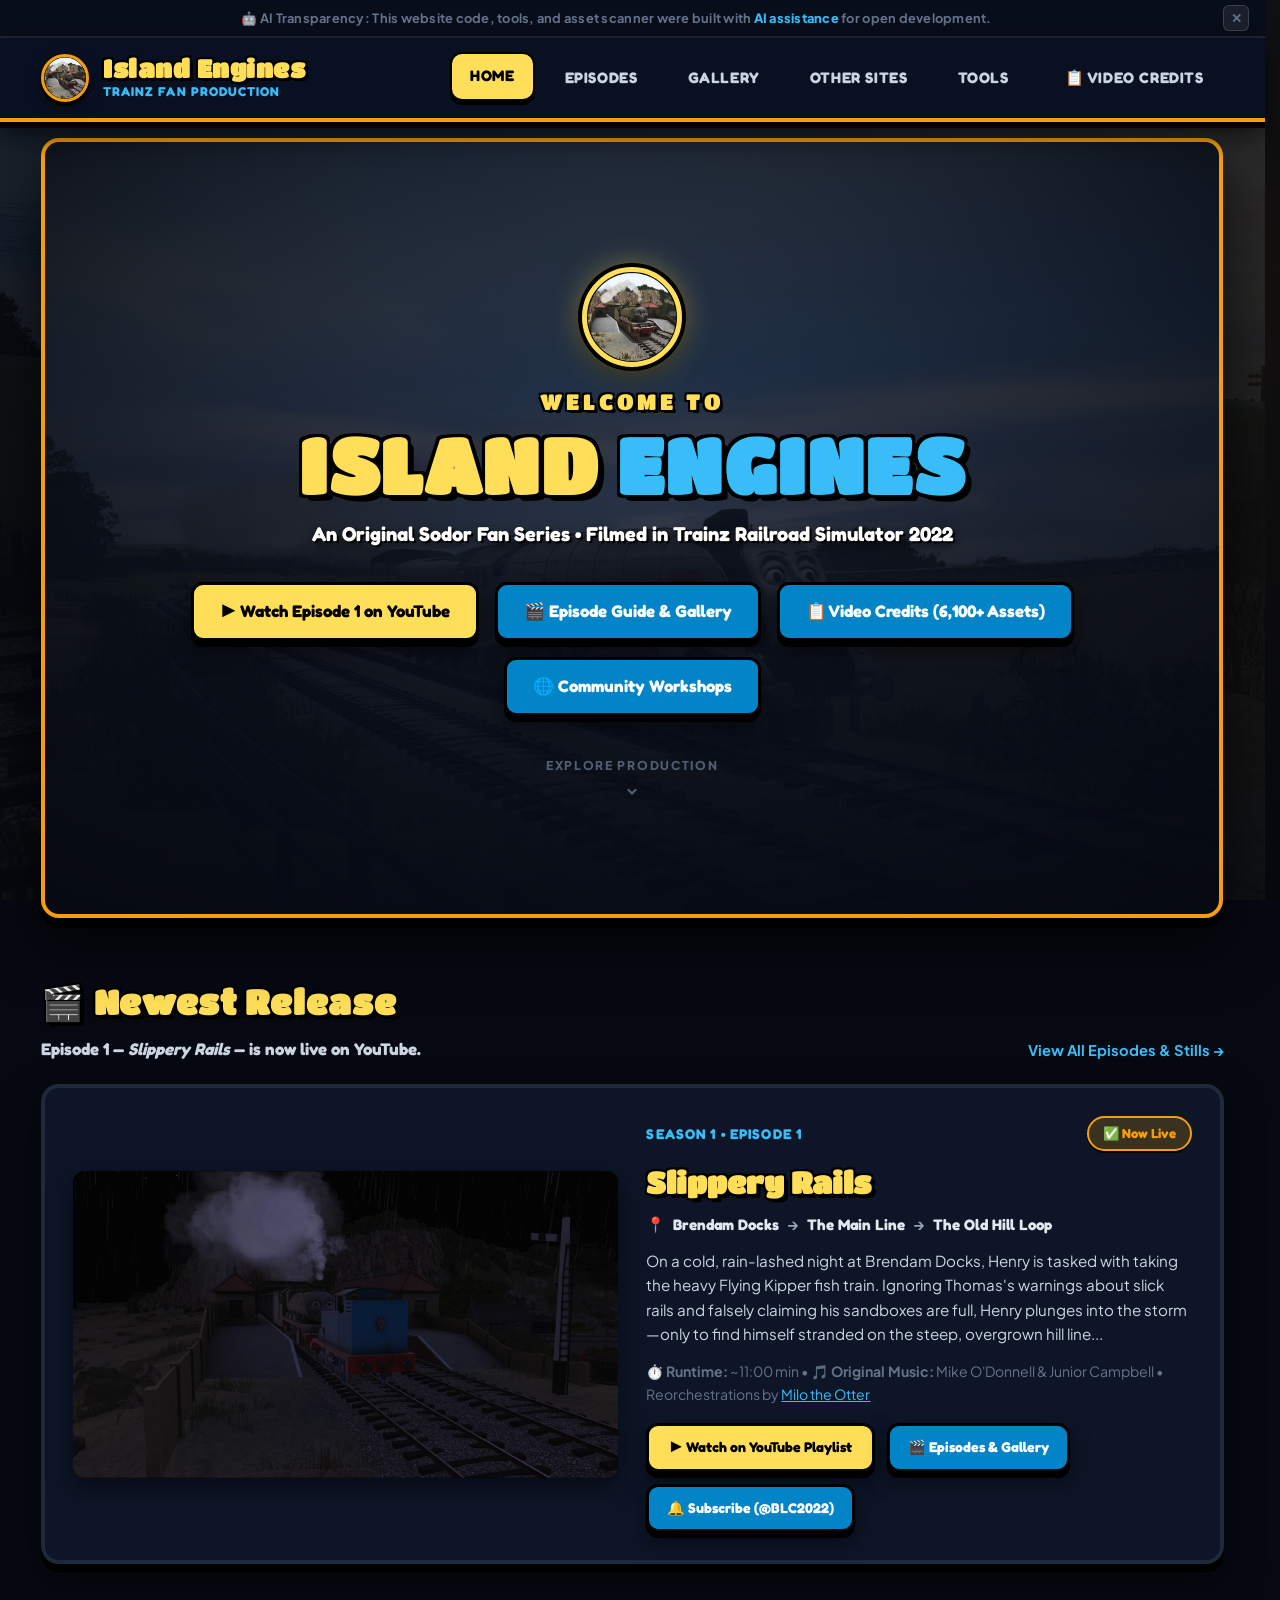
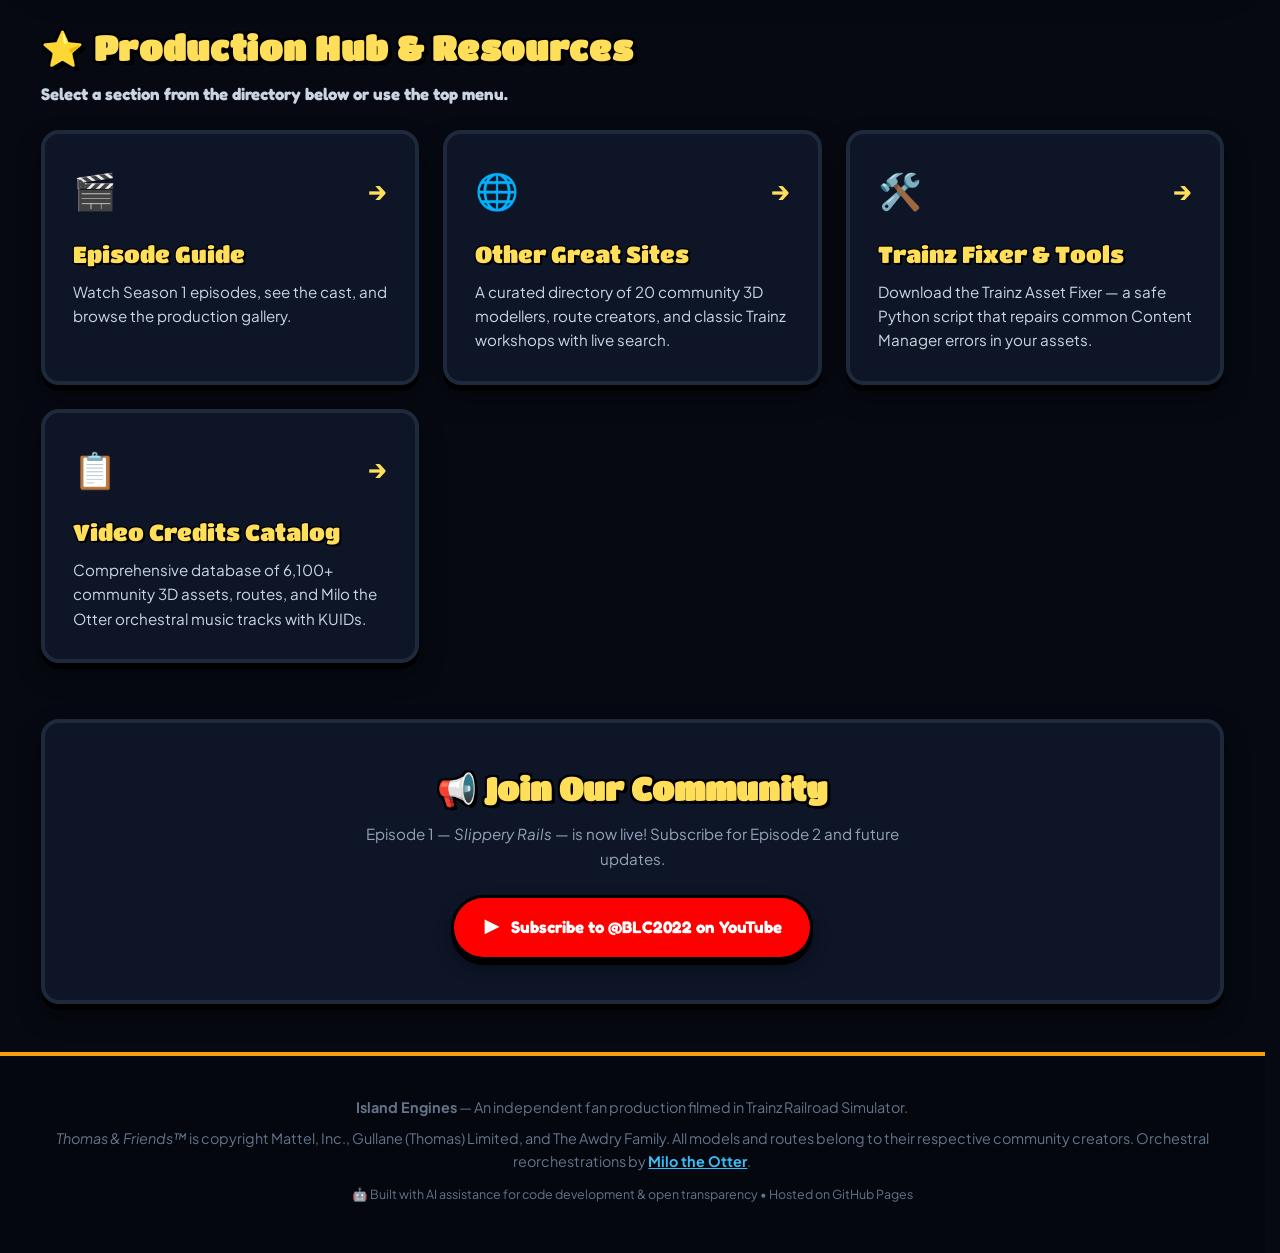
<file: index.html>
<!DOCTYPE html>
<html lang="en">
<head>
  <meta charset="UTF-8" />
  <meta name="viewport" content="width=device-width, initial-scale=1.0" />
  <title>Island Engines — Official Trainz Production Hub</title>
  <meta name="description" content="Official website for the Island Engines Trainz fan production series. Episodes, news, community workshops directory, tools, and comprehensive video credits." />
  <link rel="icon" type="image/png" href="assets/images/favicon.png" />
  <link rel="stylesheet" href="style.css" />
  <link rel="preconnect" href="https://fonts.googleapis.com">
  <link rel="preconnect" href="https://fonts.gstatic.com" crossorigin>
  <script>
    if (localStorage.getItem('island_engines_ai_notice_dismissed') === '1') {
      document.documentElement.classList.add('hide-ai-notice');
    }
  </script>
</head>
<body>

  <!-- AI Transparency Notice (Dismissible) -->
  <div class="ai-notice-bar" id="ai-notice-bar">
    <div class="ai-notice-text">
      🤖 <strong>AI Transparency:</strong> This website code, tools, and asset scanner were built with <span>AI assistance</span> for open development.
    </div>
    <button type="button" class="ai-notice-dismiss" id="ai-notice-dismiss" aria-label="Dismiss AI notice" title="Dismiss notice">✕</button>
  </div>

  <!-- Studio Header & Navigation -->
  <header class="site-nav-header">
    <div class="container nav-inner">
      <a href="index.html" class="studio-brand">
        <div class="studio-logo-badge"><img src="assets/images/island-engines-logo.png" alt="Island Engines Logo" /></div>
        <div class="studio-title-box">
          <h1>Island Engines</h1>
          <p>Trainz Fan Production</p>
        </div>
      </a>
      <nav class="nav-links-row">
        <a href="index.html" class="nav-item active">Home</a>
        <a href="episodes.html" class="nav-item">Episodes</a>
        <a href="gallery.html" class="nav-item">Gallery</a>
        <a href="other-sites.html" class="nav-item">Other Sites</a>
        <a href="tools.html" class="nav-item">Tools</a>
        <a href="credits/index.html" class="nav-item credits-btn">📋 Video Credits</a>
      </nav>
    </div>
  </header>

  <main class="container">

    <!-- Authentic Community Centerpiece Hero (Full Desktop Viewport Framing) -->
    <section class="community-hero">
      <div class="community-crest-badge">
        <div class="crest-inner-ring" title="Island Engines">
          <img src="assets/images/island-engines-logo.png" alt="Island Engines Logo" class="crest-loco-img" />
        </div>
      </div>
      <div class="community-welcome-tag">WELCOME TO</div>
      <h2 class="community-hero-title">ISLAND <span>ENGINES</span></h2>
      <p class="community-hero-sub">
        An Original Sodor Fan Series • Filmed in Trainz Railroad Simulator 2022
      </p>
      <div class="hero-actions">
        <a href="https://www.youtube.com/playlist?list=PLADdyYBi4BDo" target="_blank" rel="noopener noreferrer" class="btn-hero-primary">
          ▶ Watch Episode 1 on YouTube
        </a>
        <a href="episodes.html" class="btn-hero-secondary">
          🎬 Episode Guide &amp; Gallery
        </a>
        <a href="credits/index.html" class="btn-hero-secondary">
          📋 Video Credits (6,100+ Assets)
        </a>
        <a href="other-sites.html" class="btn-hero-secondary">
          🌐 Community Workshops
        </a>
      </div>

      <a href="#newest-release" class="hero-scroll-btn" aria-label="Scroll down to explore production">
        <span>EXPLORE PRODUCTION</span>
        <svg width="20" height="20" viewBox="0 0 24 24" fill="none" stroke="currentColor" stroke-width="2.5">
          <path d="M7 10l5 5 5-5"/>
        </svg>
      </a>
    </section>

    <!-- Newest Release Showcase (Compact Teaser) -->
    <section class="content-section" id="newest-release">
      <div class="section-head">
        <div>
          <h2 class="section-title">🎬 Newest Release</h2>
          <p class="section-subtitle">Episode 1 — <em>Slippery Rails</em> — is now live on YouTube.</p>
        </div>
        <a href="episodes.html" style="color: var(--color-coastal-blue); font-weight: 700; text-decoration: none; font-size: 0.92rem;">
          View All Episodes & Stills →
        </a>
      </div>

      <div class="episode-card" style="display: grid; grid-template-columns: repeat(auto-fit, minmax(320px, 1fr)); gap: 28px; align-items: center; padding: 28px;">
        <div style="border-radius: 12px; overflow: hidden; border: 1px solid var(--border-subtle); aspect-ratio: 16/9; background: #000; box-shadow: 0 10px 24px rgba(0,0,0,0.5);">
          <img src="assets/images/ep1-thomas-henry-warning.png" alt="Slippery Rails Episode Preview" style="width: 100%; height: 100%; object-fit: cover; display: block;" />
        </div>

        <div>
          <div class="ep-header-line" style="margin-bottom: 8px;">
            <span class="ep-num-tag">SEASON 1 • EPISODE 1</span>
            <span class="ep-status-pill">✅ Now Live</span>
          </div>

          <h3 class="ep-main-title" style="font-size: 1.85rem; margin-bottom: 6px;">Slippery Rails</h3>
          <div class="ep-route-trail" style="margin-bottom: 12px;">
            📍 <span>Brendam Docks</span> → <span>The Main Line</span> → <span>The Old Hill Loop</span>
          </div>

          <p style="color: #cbd5e1; font-size: 0.95rem; line-height: 1.6; margin-bottom: 14px;">
            On a cold, rain-lashed night at Brendam Docks, Henry is tasked with taking the heavy Flying Kipper fish train. 
            Ignoring Thomas's warnings about slick rails and falsely claiming his sandboxes are full, Henry plunges into the storm—only to find himself stranded on the steep, overgrown hill line...
          </p>

          <div style="font-size: 0.88rem; color: var(--text-muted); margin-bottom: 18px;">
            ⏱️ <strong>Runtime:</strong> ~11:00 min • 🎵 <strong>Original Music:</strong> Mike O'Donnell & Junior Campbell • Reorchestrations by <a href="https://www.youtube.com/@OtterBoiMilo" target="_blank" rel="noopener noreferrer" style="color: var(--color-coastal-blue); text-decoration: underline;">Milo the Otter</a>
          </div>

          <div style="display: flex; gap: 12px; flex-wrap: wrap; align-items: center;">
            <a href="https://www.youtube.com/playlist?list=PLADdyYBi4BDo" target="_blank" rel="noopener noreferrer" class="btn-hero-primary" style="font-size: 0.88rem; padding: 10px 20px;">
              ▶ Watch on YouTube Playlist
            </a>
            <a href="episodes.html" class="btn-hero-secondary" style="font-size: 0.88rem; padding: 10px 18px;">
              🎬 Episodes &amp; Gallery
            </a>
            <a href="https://www.youtube.com/@BLC2022?sub_confirmation=1" target="_blank" rel="noopener noreferrer" class="btn-hero-secondary" style="font-size: 0.88rem; padding: 10px 18px;">
              🔔 Subscribe (@BLC2022)
            </a>
          </div>
        </div>
      </div>
    </section>

    <!-- Quick Navigation Hub -->
    <section class="content-section">
      <div class="section-head">
        <div>
          <h2 class="section-title">⭐ Production Hub & Resources</h2>
          <p class="section-subtitle">Select a section from the directory below or use the top menu.</p>
        </div>
      </div>

      <div class="hub-grid">
        <a href="episodes.html" class="hub-card">
          <div class="hub-icon-row">
            <span class="hub-icon">🎬</span>
            <span class="hub-arrow">→</span>
          </div>
          <div class="hub-card-title">Episode Guide</div>
          <div class="hub-card-desc">
            Watch Season 1 episodes, see the cast, and browse the production gallery.
          </div>
        </a>

        <a href="other-sites.html" class="hub-card">
          <div class="hub-icon-row">
            <span class="hub-icon">🌐</span>
            <span class="hub-arrow">→</span>
          </div>
          <div class="hub-card-title">Other Great Sites</div>
          <div class="hub-card-desc">
            A curated directory of 20 community 3D modellers, route creators, and classic Trainz workshops with live search.
          </div>
        </a>

        <a href="tools.html" class="hub-card">
          <div class="hub-icon-row">
            <span class="hub-icon">🛠️</span>
            <span class="hub-arrow">→</span>
          </div>
          <div class="hub-card-title">Trainz Fixer & Tools</div>
          <div class="hub-card-desc">
            Download the Trainz Asset Fixer — a safe Python script that repairs common Content Manager errors in your assets.
          </div>
        </a>

        <a href="credits/index.html" class="hub-card">
          <div class="hub-icon-row">
            <span class="hub-icon">📋</span>
            <span class="hub-arrow">→</span>
          </div>
          <div class="hub-card-title">Video Credits Catalog</div>
          <div class="hub-card-desc">
            Comprehensive database of 6,100+ community 3D assets, routes, and Milo the Otter orchestral music tracks with KUIDs.
          </div>
        </a>
      </div>
    </section>

    <!-- Socials & Community Links -->
    <section class="socials-section">
      <h3 class="socials-title">📢 Join Our Community</h3>
      <p style="color: var(--text-secondary); max-width: 540px; margin: 0 auto; font-size: 0.95rem;">
        Episode 1 — <em>Slippery Rails</em> — is now live! Subscribe for Episode 2 and future updates.
      </p>
      <div class="socials-row">
        <a href="https://www.youtube.com/@BLC2022?sub_confirmation=1" target="_blank" rel="noopener noreferrer" class="social-btn social-youtube">
          <span style="font-size: 1.2rem;">▶</span> Subscribe to @BLC2022 on YouTube
        </a>
      </div>
    </section>

  </main>

  <footer class="studio-footer">
    <div class="container">
      <p><strong>Island Engines</strong> — An independent fan production filmed in Trainz Railroad Simulator.</p>
      <p>
        <em>Thomas & Friends™</em> is copyright Mattel, Inc., Gullane (Thomas) Limited, and The Awdry Family. 
        All models and routes belong to their respective community creators. 
        Orchestral reorchestrations by <a href="https://www.youtube.com/@OtterBoiMilo" target="_blank" rel="noopener noreferrer">Milo the Otter</a>.
      </p>
      <p style="margin-top: 12px; font-size: 0.78rem; color: var(--text-muted);">
        🤖 Built with AI assistance for code development & open transparency • Hosted on GitHub Pages
      </p>
    </div>
  </footer>

  <script src="main.js"></script>
</body>
</html>
</file>
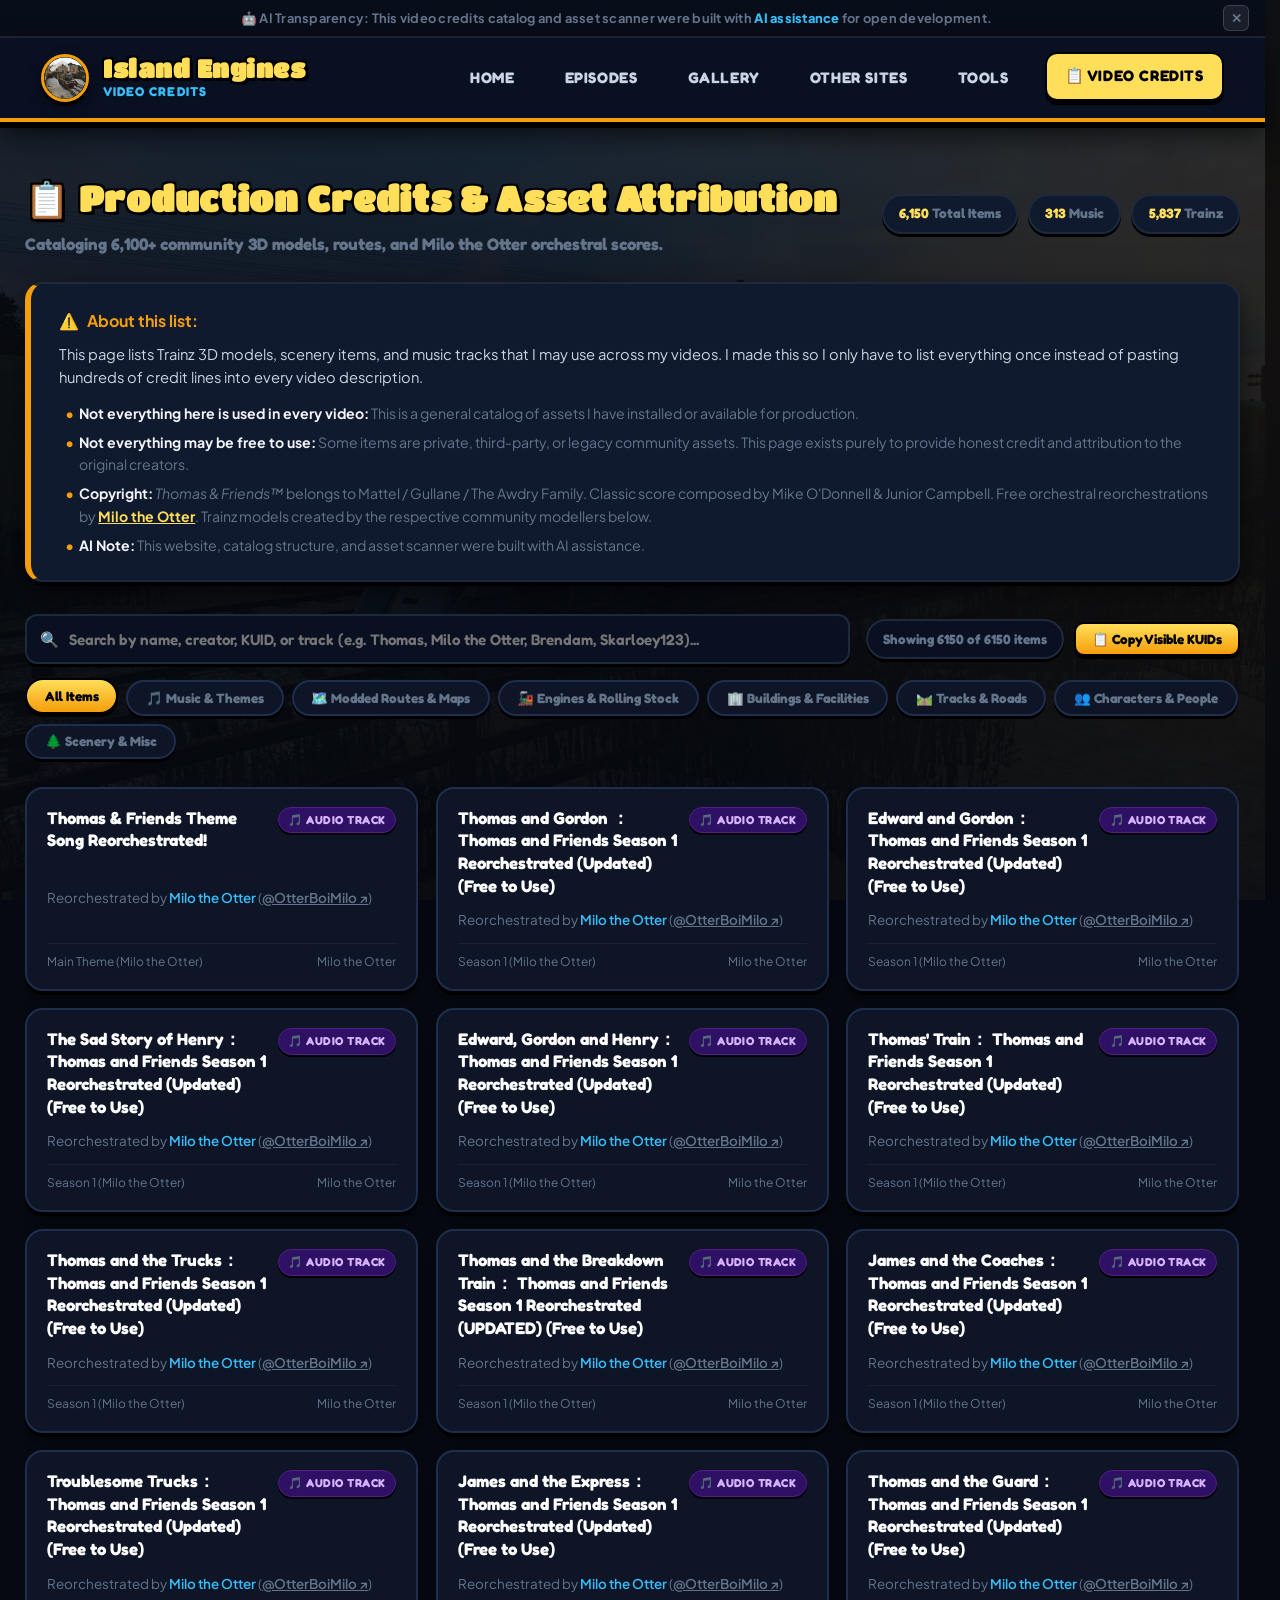
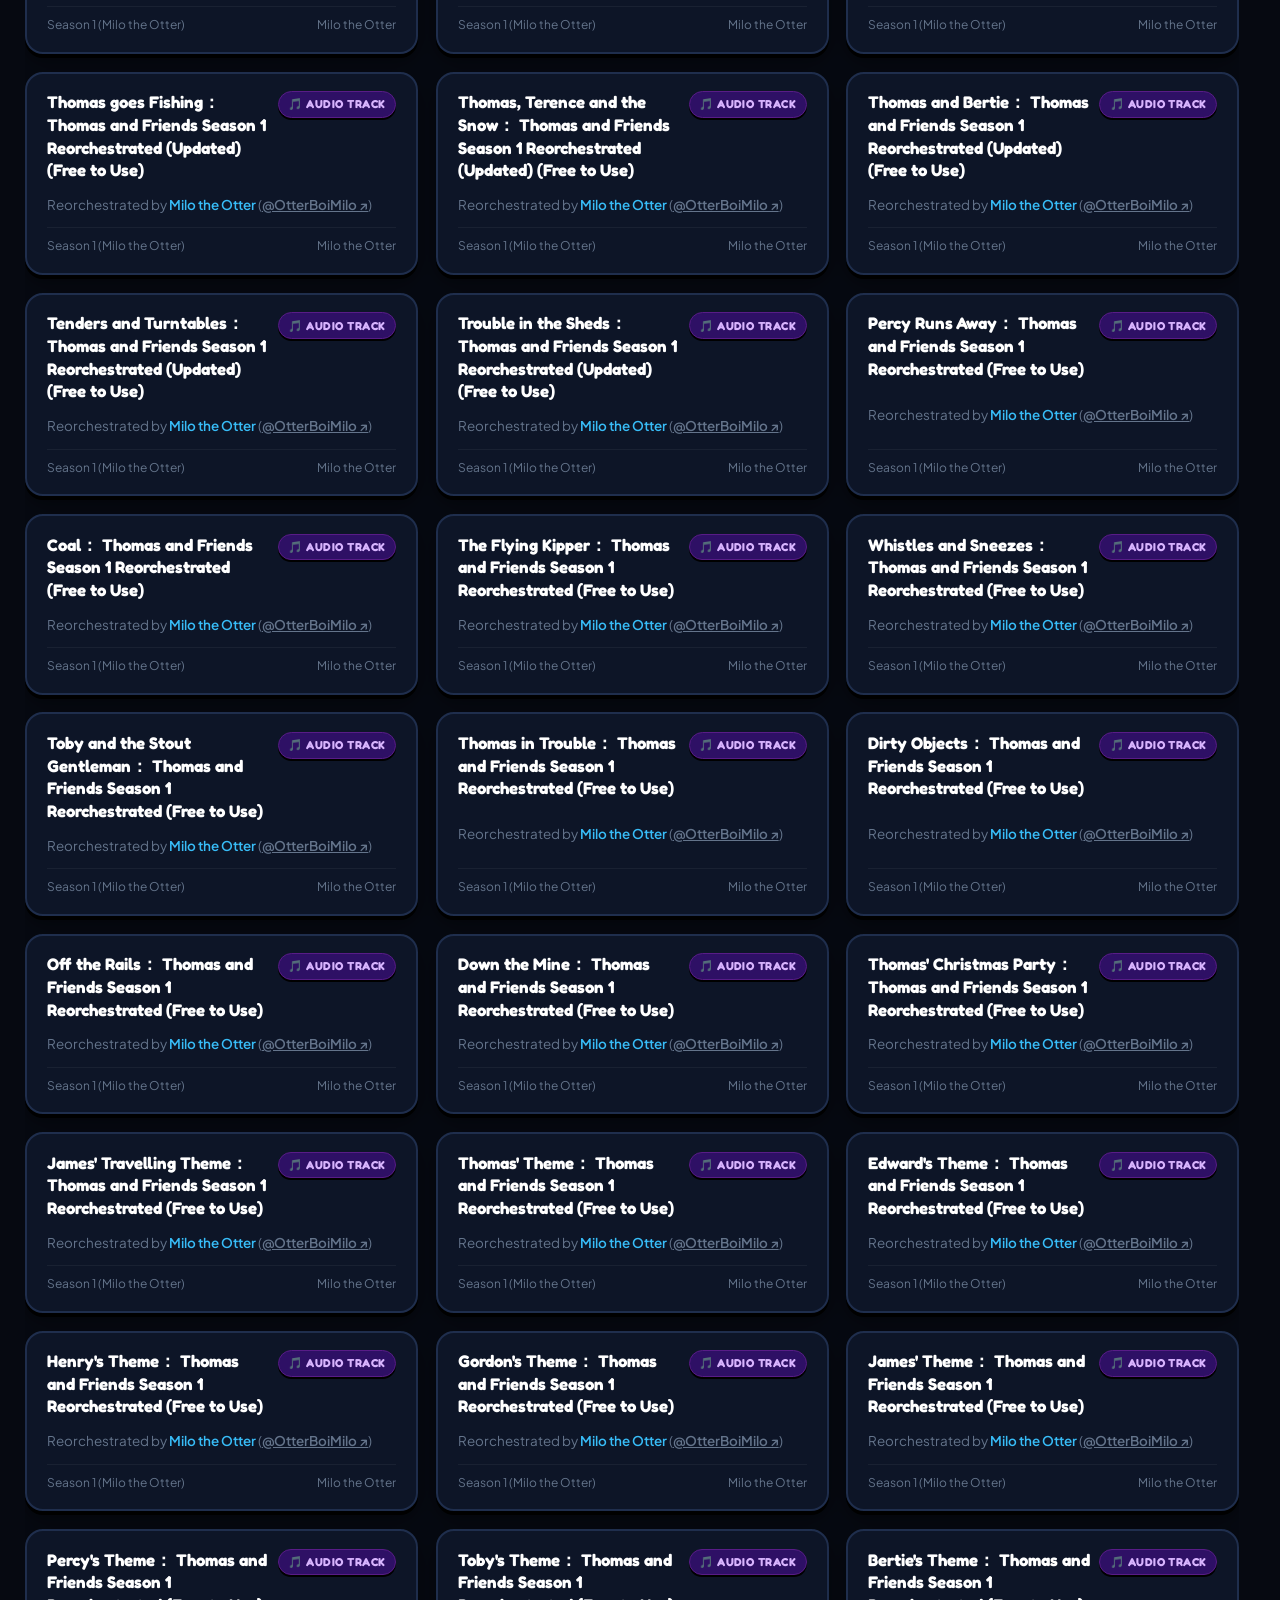
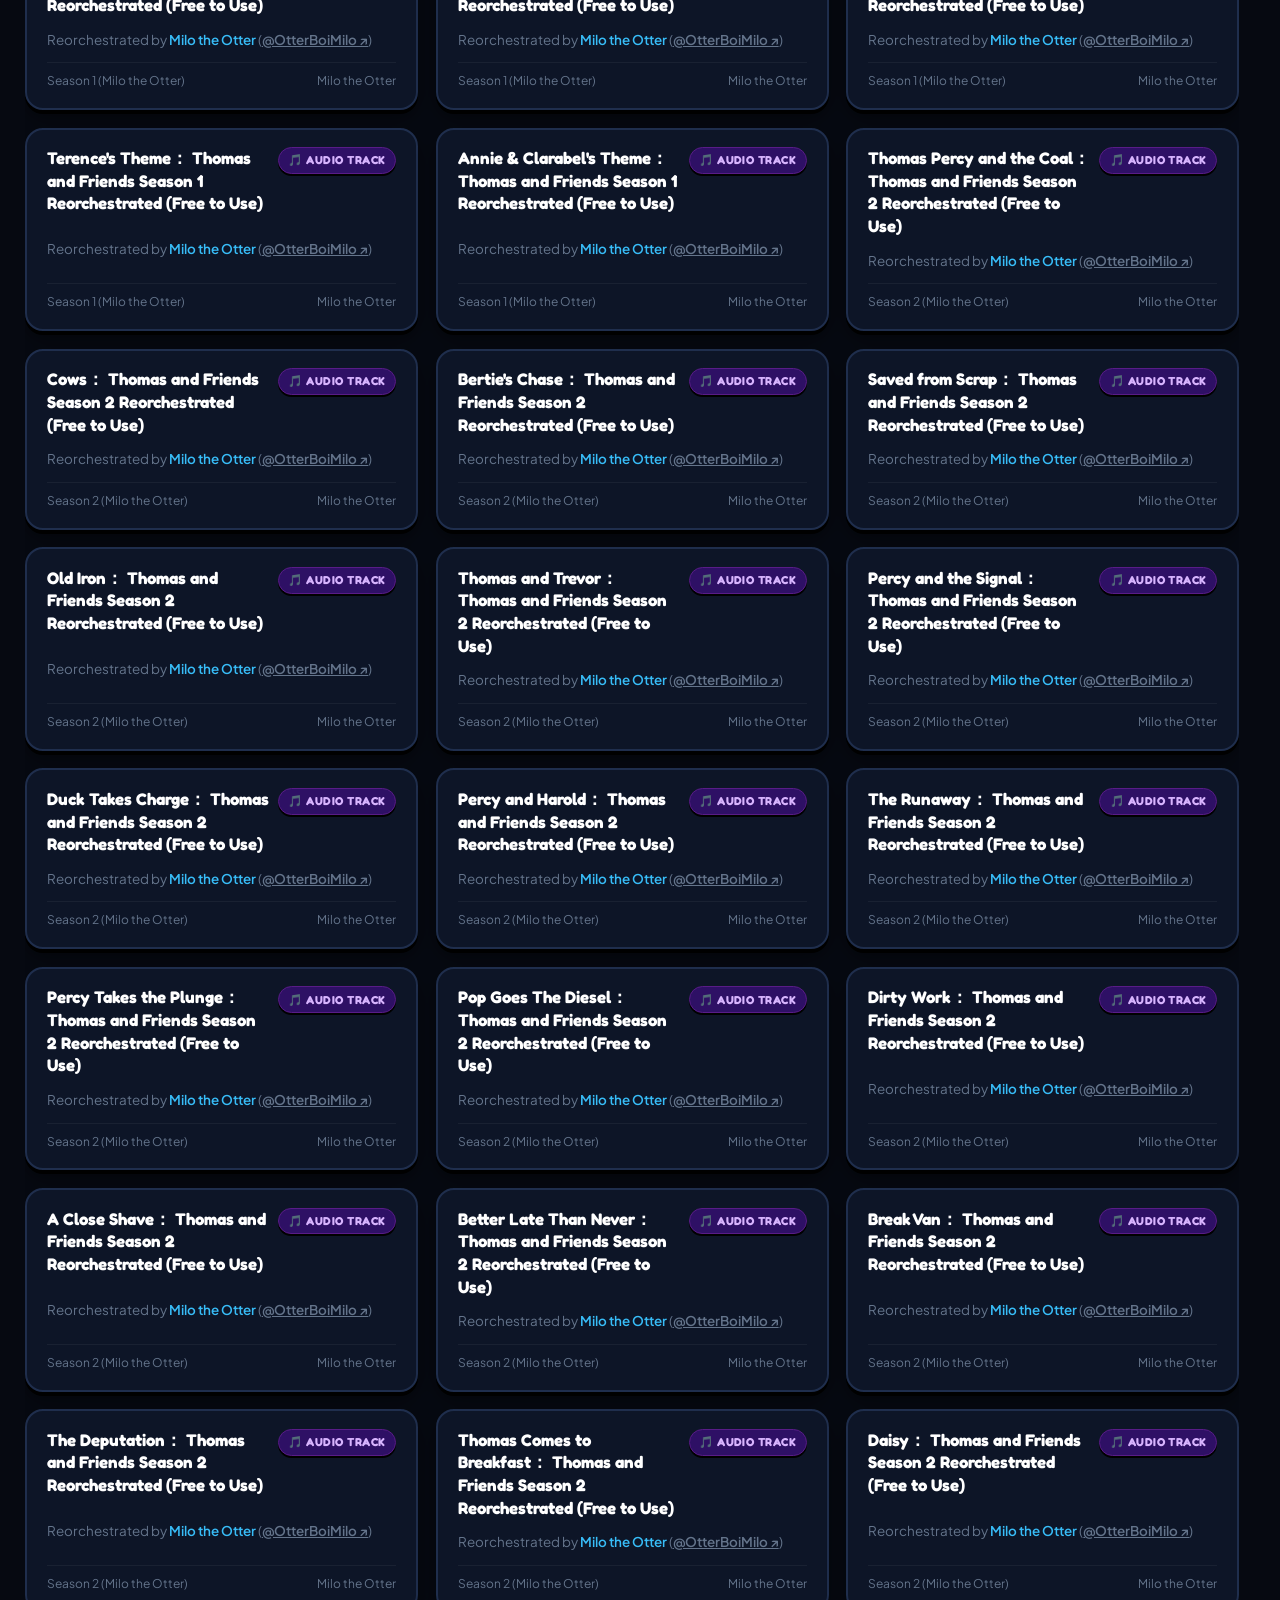
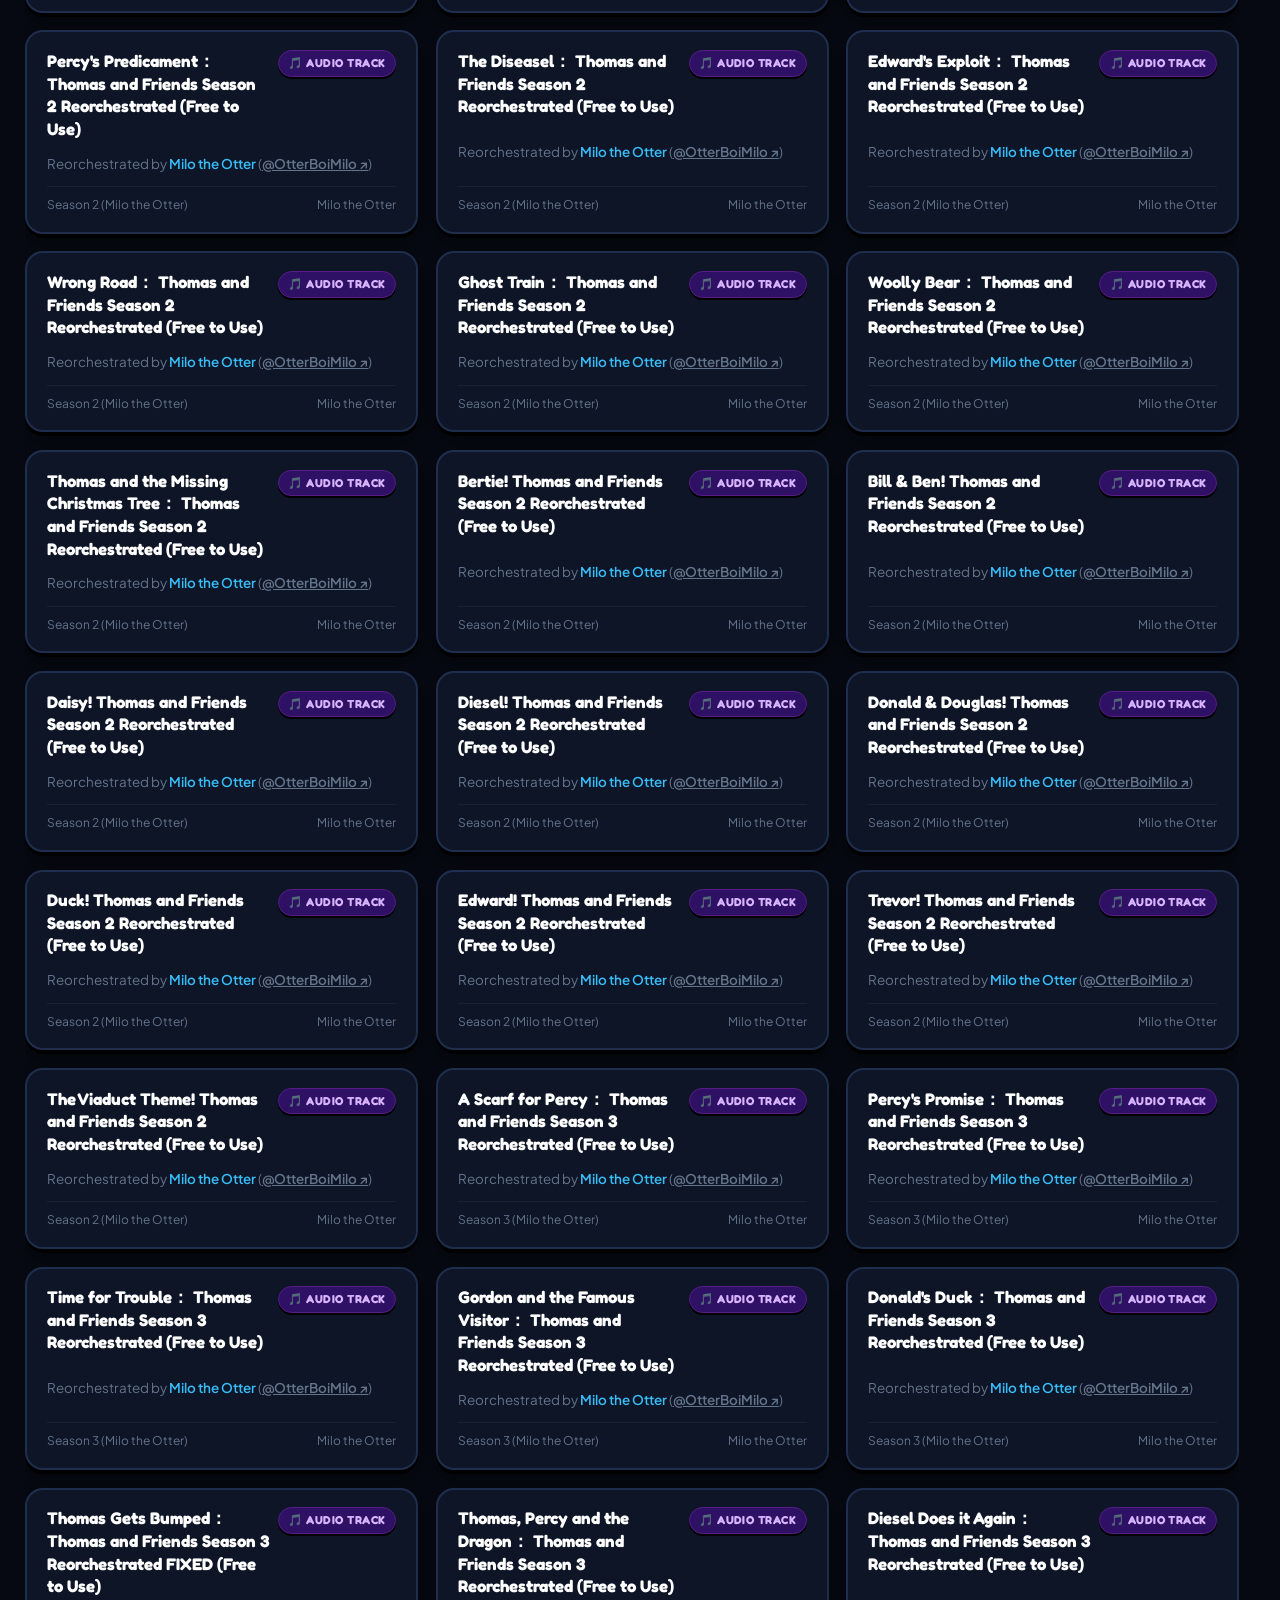
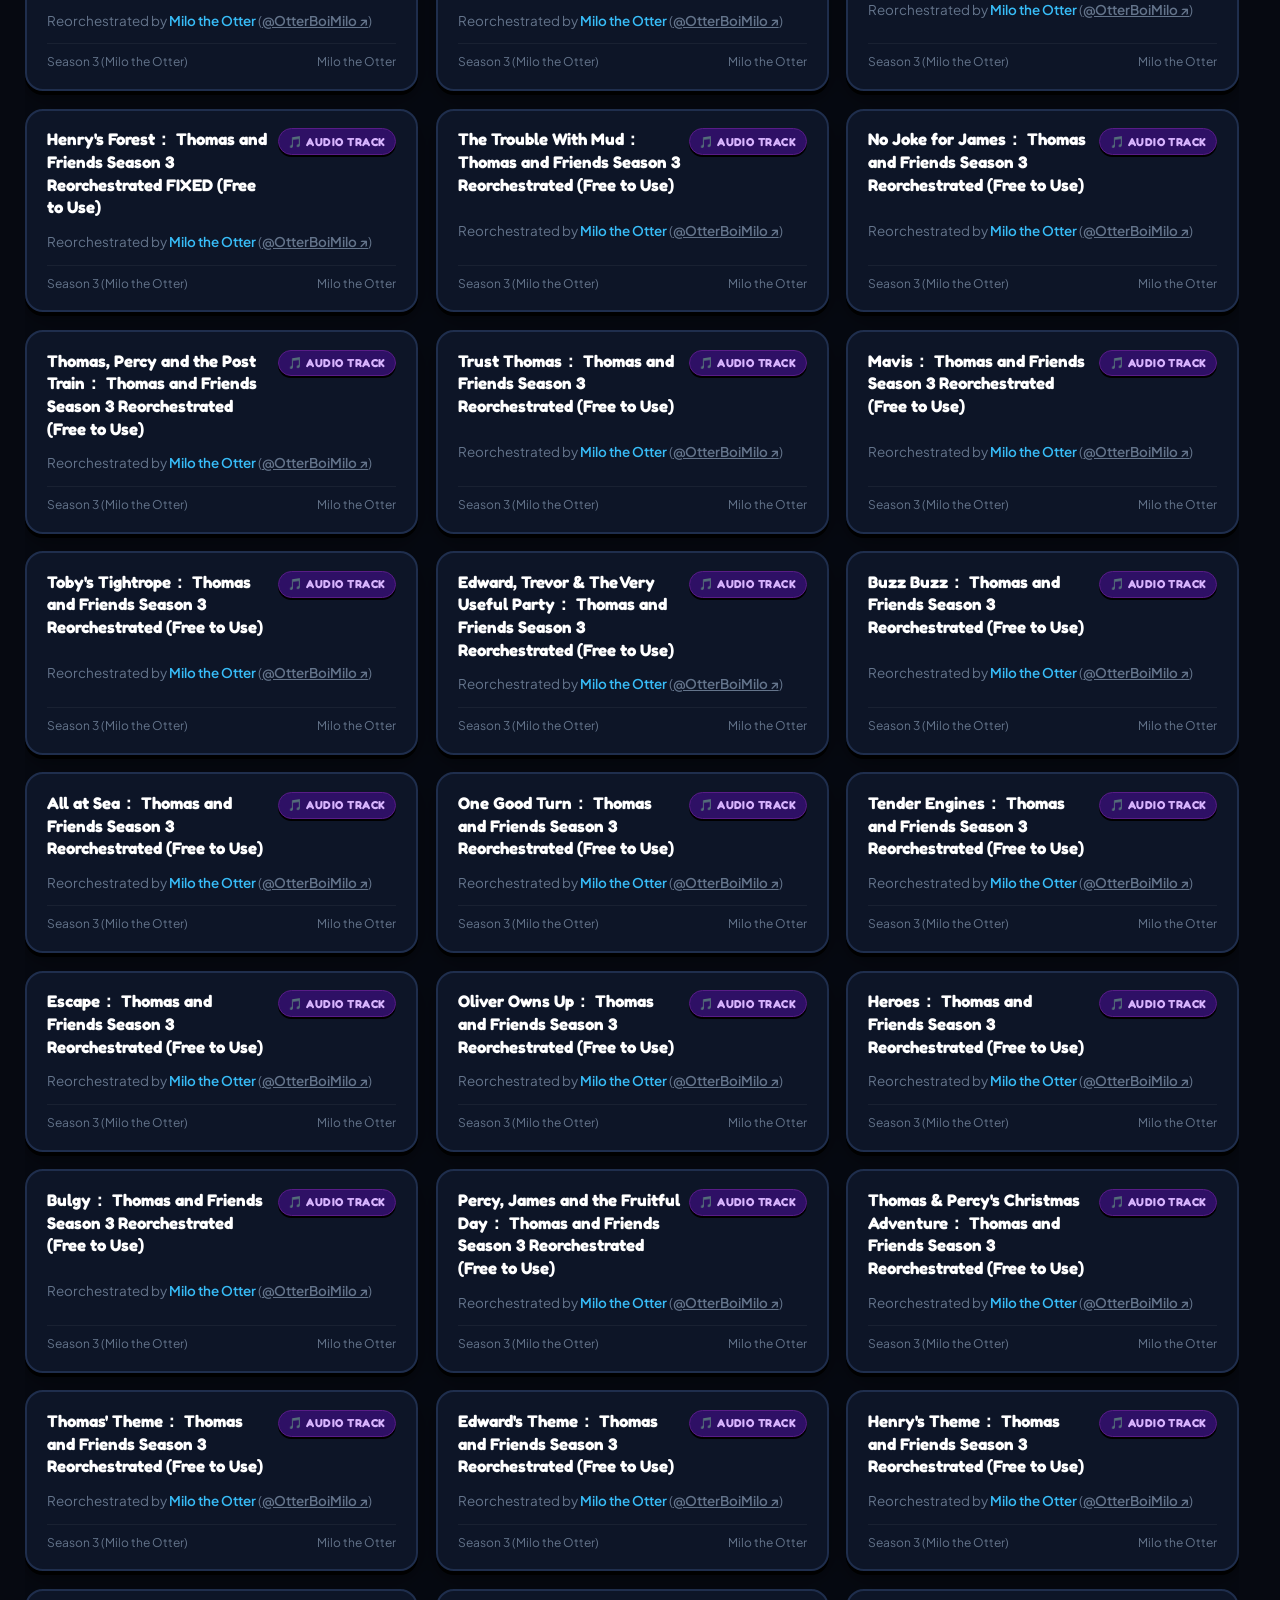
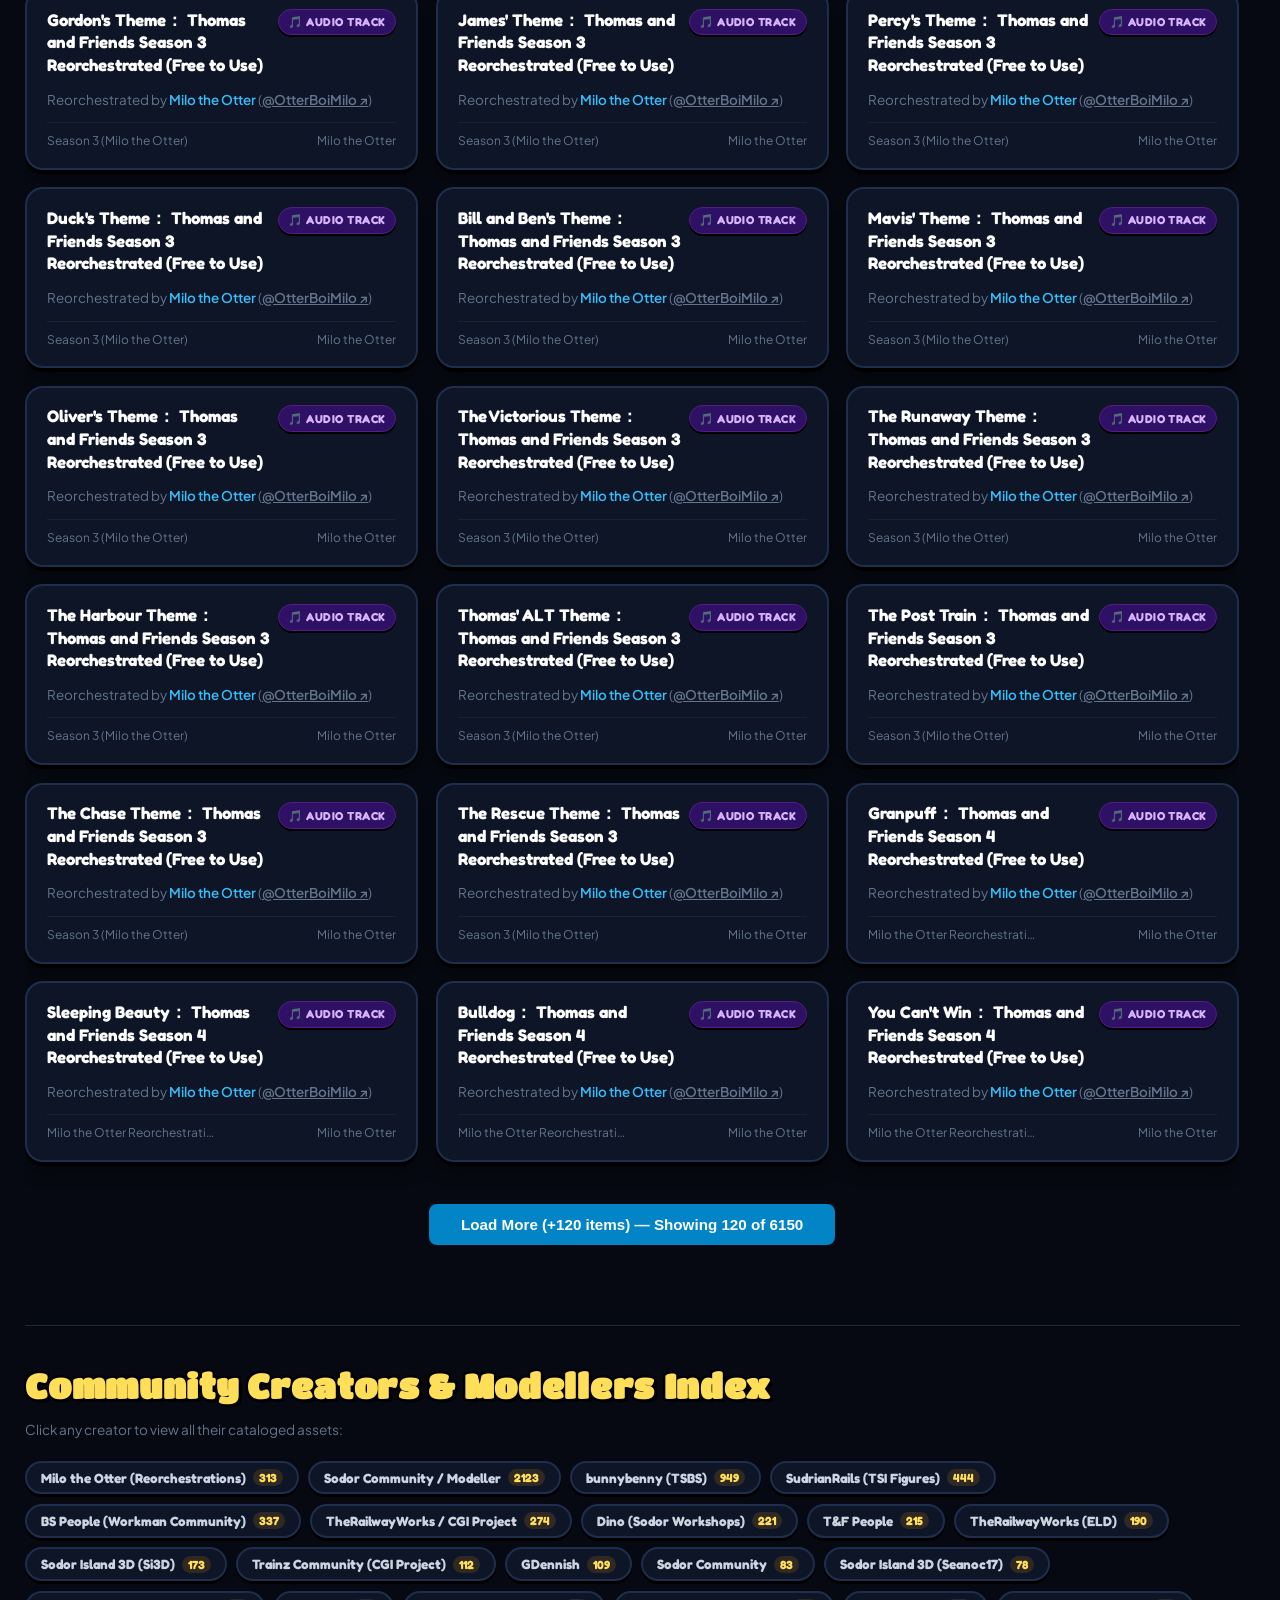
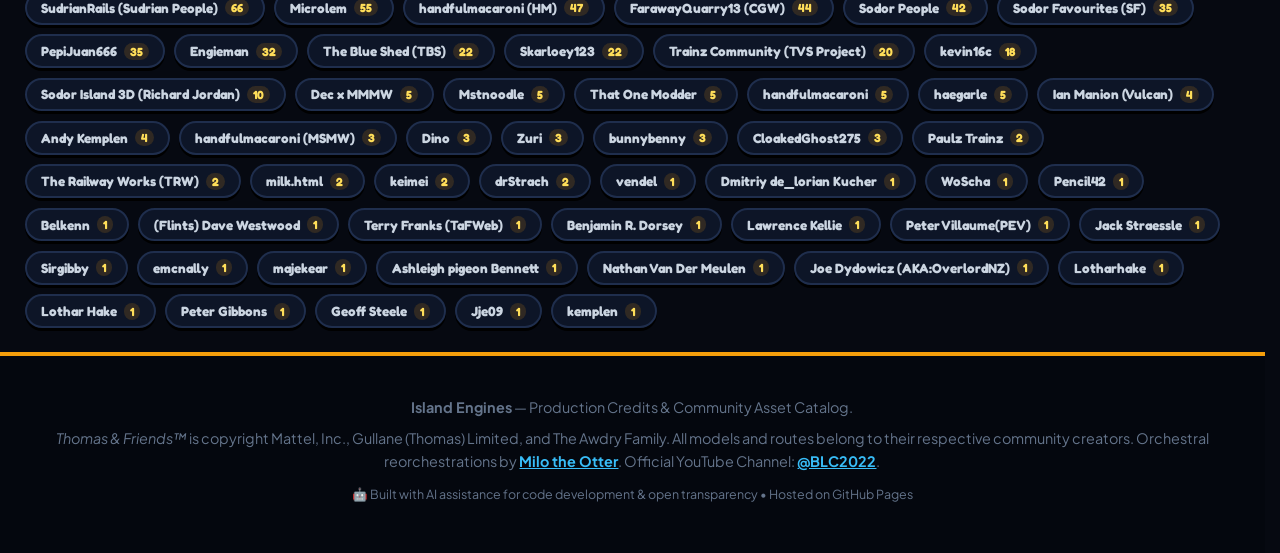
<file: credits/index.html>
<!DOCTYPE html>
<html lang="en">
<head>
  <meta charset="UTF-8" />
  <meta name="viewport" content="width=device-width, initial-scale=1.0" />
  <title>Video Credits & Asset List — Thomas Productions</title>
  <meta name="description" content="Credits and attribution list for Trainz 3D models, music, and assets that may be used in Thomas Productions videos." />
  <link rel="icon" type="image/png" href="../assets/images/favicon.png" />
  <link rel="stylesheet" href="../style.css" />
  <link rel="stylesheet" href="style.css" />
  <link rel="preconnect" href="https://fonts.googleapis.com">
  <link rel="preconnect" href="https://fonts.gstatic.com" crossorigin>
  <script>
    if (localStorage.getItem('island_engines_ai_notice_dismissed') === '1') {
      document.documentElement.classList.add('hide-ai-notice');
    }
  </script>
</head>
<body>

  <!-- AI Transparency Notice (Dismissible) -->
  <div class="ai-notice-bar" id="ai-notice-bar">
    <div class="ai-notice-text">
      🤖 <strong>AI Transparency:</strong> This video credits catalog and asset scanner were built with <span>AI assistance</span> for open development.
    </div>
    <button type="button" class="ai-notice-dismiss" id="ai-notice-dismiss" aria-label="Dismiss AI notice" title="Dismiss notice">✕</button>
  </div>

  <!-- Studio Header & Navigation (Unified Across All Pages) -->
  <header class="site-nav-header">
    <div class="container nav-inner">
      <a href="../index.html" class="studio-brand">
        <div class="studio-logo-badge"><img src="../assets/images/island-engines-logo.png" alt="Island Engines Logo" /></div>
        <div class="studio-title-box">
          <h1>Island Engines</h1>
          <p>Video Credits</p>
        </div>
      </a>
      <nav class="nav-links-row">
        <a href="../index.html" class="nav-item">Home</a>
        <a href="../episodes.html" class="nav-item">Episodes</a>
        <a href="../gallery.html" class="nav-item">Gallery</a>
        <a href="../other-sites.html" class="nav-item">Other Sites</a>
        <a href="../tools.html" class="nav-item">Tools</a>
        <a href="index.html" class="nav-item active credits-btn">📋 Video Credits</a>
      </nav>
    </div>
  </header>

  <main class="container main-content">

    <div style="margin-top: 24px; margin-bottom: 24px; display: flex; justify-content: space-between; align-items: center; flex-wrap: wrap; gap: 16px;">
      <div>
        <h1 class="section-title" style="font-size: 2.2rem; margin-bottom: 4px;">📋 Production Credits & Asset Attribution</h1>
        <p class="section-subtitle">Cataloging 6,100+ community 3D models, routes, and Milo the Otter orchestral scores.</p>
      </div>
      <div class="header-stats" style="display: flex; gap: 10px; flex-wrap: wrap;">
        <span class="stat-pill"><strong id="stat-total">6,149</strong> Total Items</span>
        <span class="stat-pill"><strong id="stat-music">312</strong> Music</span>
        <span class="stat-pill"><strong id="stat-trainz">5,837</strong> Trainz</span>
      </div>
    </div>

    <!-- Honest Disclaimer Box -->
    <section class="notice-box">
      <div class="notice-header">
        <span class="notice-icon">⚠️</span>
        <strong>About this list:</strong>
      </div>
      <p>
        This page lists Trainz 3D models, scenery items, and music tracks that I may use across my videos. 
        I made this so I only have to list everything once instead of pasting hundreds of credit lines into every video description.
      </p>
      <ul class="notice-list">
        <li><strong>Not everything here is used in every video:</strong> This is a general catalog of assets I have installed or available for production.</li>
        <li><strong>Not everything may be free to use:</strong> Some items are private, third-party, or legacy community assets. This page exists purely to provide honest credit and attribution to the original creators.</li>
        <li><strong>Copyright:</strong> <em>Thomas & Friends™</em> belongs to Mattel / Gullane / The Awdry Family. Classic score composed by Mike O'Donnell & Junior Campbell. Free orchestral reorchestrations by <a href="https://www.youtube.com/@OtterBoiMilo" target="_blank" rel="noopener noreferrer" style="color: var(--color-gold-bright); text-decoration: underline; font-weight: 700;">Milo the Otter</a>. Trainz models created by the respective community modellers below.</li>
        <li><strong>AI Note:</strong> This website, catalog structure, and asset scanner were built with AI assistance.</li>
      </ul>
    </section>

    <!-- Search and Filter Controls -->
    <section class="controls-area">
      <div class="search-row">
        <div class="search-bar">
          <span class="search-icon">🔍</span>
          <input 
            type="text" 
            id="search-input" 
            placeholder="Search by name, creator, KUID, or track (e.g. Thomas, Milo the Otter, Brendam, Skarloey123)..." 
            autocomplete="off"
            spellcheck="false"
          />
          <button id="clear-search-btn" class="clear-btn" title="Clear">✕</button>
        </div>
        <div class="controls-right-actions">
          <div class="count-indicator" id="results-count">Loading items...</div>
          <button id="copy-kuids-btn" class="btn-copy-kuids" title="Copy all KUIDs in the current view to clipboard">
            📋 Copy Visible KUIDs
          </button>
        </div>
      </div>

      <!-- Categories -->
      <div class="tab-filters" id="category-filters">
        <button class="tab-btn active" data-category="all">All Items</button>
        <button class="tab-btn" data-category="music">🎵 Music & Themes</button>
        <button class="tab-btn" data-category="routes">🗺️ Modded Routes & Maps</button>
        <button class="tab-btn" data-category="rolling_stock">🚂 Engines & Rolling Stock</button>
        <button class="tab-btn" data-category="buildings">🏢 Buildings & Facilities</button>
        <button class="tab-btn" data-category="infrastructure">🛤️ Tracks & Roads</button>
        <button class="tab-btn" data-category="characters">👥 Characters & People</button>
        <button class="tab-btn" data-category="scenery">🌲 Scenery & Misc</button>
      </div>

      <!-- Active Author Filter Notification -->
      <div class="active-author-filter" id="active-filter-bar" style="display: none;">
        <span>Showing only items by: <strong id="active-author-name">...</strong></span>
        <button id="reset-author-filter" class="btn-link">Show all</button>
      </div>
    </section>

    <!-- Items Grid -->
    <section class="catalog-grid" id="cards-container">
      <!-- Injected by app.js -->
    </section>

    <!-- Empty State -->
    <div class="empty-state" id="empty-state" style="display: none;">
      <p>No matching items found.</p>
      <button class="btn-simple" id="reset-search-btn">Reset Search & Filters</button>
    </div>

    <!-- Community Creators Section -->
    <section class="creators-section">
      <h2 class="section-title">Community Creators & Modellers Index</h2>
      <p class="section-desc">Click any creator to view all their cataloged assets:</p>
      <div class="creators-cloud" id="authors-container">
        <!-- Injected by app.js -->
      </div>
    </section>

  </main>

  <footer class="studio-footer">
    <div class="container">
      <p><strong>Island Engines</strong> — Production Credits & Community Asset Catalog.</p>
      <p>
        <em>Thomas & Friends™</em> is copyright Mattel, Inc., Gullane (Thomas) Limited, and The Awdry Family. 
        All models and routes belong to their respective community creators. 
        Orchestral reorchestrations by <a href="https://www.youtube.com/@OtterBoiMilo" target="_blank" rel="noopener noreferrer">Milo the Otter</a>.
        Official YouTube Channel: <a href="https://www.youtube.com/@BLC2022" target="_blank" rel="noopener noreferrer">@BLC2022</a>.
      </p>
      <p style="margin-top: 12px; font-size: 0.78rem; color: var(--text-muted);">
        🤖 Built with AI assistance for code development & open transparency • Hosted on GitHub Pages
      </p>
    </div>
  </footer>

  <!-- Toast for KUID copy -->
  <div id="toast" class="toast">Copied to clipboard!</div>

  <!-- Scripts -->
  <script src="data.js"></script>
  <script src="app.js"></script>
  <script>
    // AI Notice dismiss — mirrors main.js logic (app.js doesn't include this)
    (function () {
      var bar = document.getElementById('ai-notice-bar');
      var btn = document.getElementById('ai-notice-dismiss');
      if (bar && btn) {
        btn.addEventListener('click', function () {
          bar.classList.add('is-dismissed');
          try { localStorage.setItem('island_engines_ai_notice_dismissed', '1'); } catch (e) {}
        });
      }
    })();
  </script>
</body>
</html>
</file>
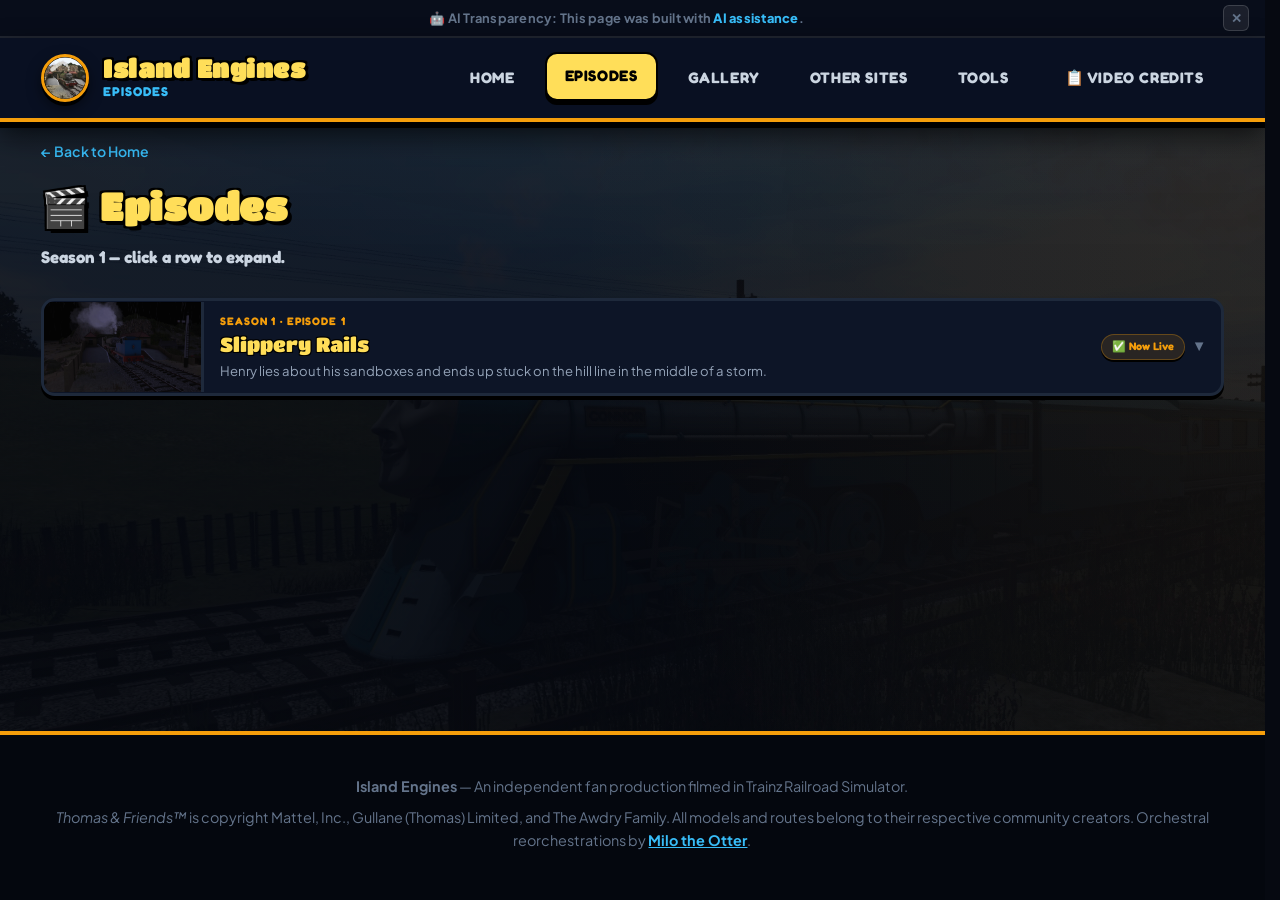
<file: episodes.html>
<!DOCTYPE html>
<html lang="en">
<head>
  <meta charset="UTF-8" />
  <meta name="viewport" content="width=device-width, initial-scale=1.0" />
  <title>Episodes — Island Engines</title>
  <link rel="icon" type="image/png" href="assets/images/favicon.png" />
  <link rel="stylesheet" href="style.css" />
  <link rel="preconnect" href="https://fonts.googleapis.com">
  <link rel="preconnect" href="https://fonts.gstatic.com" crossorigin>
  <script>
    (function() {
      if (localStorage.getItem('island_engines_ai_notice_dismissed') === '1') {
        document.documentElement.classList.add('hide-ai-notice');
      }
    })();
  </script>
  <style>
    /* ── Compact episode list row ──────────────────────────────── */
    .ep-list { display: flex; flex-direction: column; gap: 12px; }

    .ep-row {
      background: var(--bg-surface);
      border: 3px solid #1e293b;
      border-radius: 14px;
      overflow: hidden;
      box-shadow: 0 4px 0 #000;
      transition: border-color 0.18s ease;
    }
    .ep-row:hover { border-color: var(--color-brass); }

    /* Header strip — always visible */
    .ep-row-header {
      display: flex;
      align-items: center;
      gap: 0;
      cursor: pointer;
      user-select: none;
      min-height: 90px;
    }

    /* Thumbnail left */
    .ep-thumb {
      flex-shrink: 0;
      width: 160px;
      height: 90px;
      object-fit: cover;
      display: block;
      border-right: 3px solid #1e293b;
    }

    /* Text middle */
    .ep-row-text {
      flex: 1;
      padding: 12px 16px;
      min-width: 0;
    }
    .ep-row-num {
      font-family: var(--font-heading);
      font-size: 0.68rem;
      font-weight: 800;
      color: var(--color-brass);
      text-transform: uppercase;
      letter-spacing: 0.08em;
      margin-bottom: 2px;
    }
    .ep-row-title {
      font-family: var(--font-display);
      font-size: 1.25rem;
      color: var(--color-gold-bright);
      text-shadow: -1px -1px 0 #000, 1px -1px 0 #000, -1px 1px 0 #000, 1px 1px 0 #000;
      line-height: 1.15;
      margin-bottom: 4px;
      white-space: nowrap;
      overflow: hidden;
      text-overflow: ellipsis;
    }
    .ep-row-desc {
      font-size: 0.82rem;
      color: var(--text-secondary);
      white-space: nowrap;
      overflow: hidden;
      text-overflow: ellipsis;
    }

    /* Right side badges + arrow */
    .ep-row-right {
      flex-shrink: 0;
      display: flex;
      align-items: center;
      gap: 10px;
      padding: 0 16px;
    }
    .ep-status-pill {
      font-family: var(--font-heading);
      font-size: 0.68rem;
      font-weight: 800;
      background: rgba(245,158,11,0.12);
      color: var(--color-brass);
      border: 1px solid rgba(245,158,11,0.3);
      border-radius: var(--radius-pill);
      padding: 3px 10px;
      white-space: nowrap;
    }
    .ep-arrow {
      font-size: 0.72rem;
      color: var(--text-muted);
      transition: transform 0.22s ease;
    }
    .ep-row-header[aria-expanded="true"] .ep-arrow { transform: rotate(180deg); }

    /* Expandable body */
    .ep-row-body {
      display: none;
      padding: 16px 20px;
      border-top: 2px solid #1e293b;
      background: rgba(0,0,0,0.18);
    }
    .ep-row-body.is-open { display: block; }

    .ep-cast-row {
      display: flex;
      flex-wrap: wrap;
      gap: 6px;
      margin-bottom: 14px;
    }
    .cast-badge {
      font-family: var(--font-heading);
      font-size: 0.75rem;
      font-weight: 800;
      background: rgba(255,255,255,0.06);
      border: 1px solid rgba(255,255,255,0.12);
      border-radius: var(--radius-pill);
      padding: 3px 10px;
      color: #e2e8f0;
    }
    .ep-buttons { display: flex; gap: 10px; flex-wrap: wrap; align-items: center; }
    .ep-runtime { font-size: 0.8rem; color: var(--text-muted); font-style: italic; }
  </style>
</head>
<body>

  <div class="ai-notice-bar" id="ai-notice-bar">
    <div class="ai-notice-text">
      🤖 <strong>AI Transparency:</strong> This page was built with <span>AI assistance</span>.
    </div>
    <button type="button" class="ai-notice-dismiss" id="ai-notice-dismiss" aria-label="Dismiss">✕</button>
  </div>

  <header class="site-nav-header">
    <div class="container nav-inner">
      <a href="index.html" class="studio-brand">
        <div class="studio-logo-badge"><img src="assets/images/island-engines-logo.png" alt="Island Engines Logo" /></div>
        <div class="studio-title-box">
          <h1>Island Engines</h1>
          <p>Episodes</p>
        </div>
      </a>
      <nav class="nav-links-row">
        <a href="index.html" class="nav-item">Home</a>
        <a href="episodes.html" class="nav-item active">Episodes</a>
        <a href="gallery.html" class="nav-item">Gallery</a>
        <a href="other-sites.html" class="nav-item">Other Sites</a>
        <a href="tools.html" class="nav-item">Tools</a>
        <a href="credits/index.html" class="nav-item credits-btn">📋 Video Credits</a>
      </nav>
    </div>
  </header>

  <main class="container">
    <div style="margin-top: 16px; margin-bottom: 28px;">
      <a href="index.html" style="color:var(--color-coastal-blue);text-decoration:none;font-size:0.88rem;font-weight:600;">← Back to Home</a>
      <h1 class="section-title" style="font-size:2.4rem;margin-top:12px;">🎬 Episodes</h1>
      <p class="section-subtitle">Season 1 — click a row to expand.</p>
    </div>

    <div class="ep-list">

      <!-- Episode 1 -->
      <article class="ep-row" id="ep1">
        <div class="ep-row-header" role="button" aria-expanded="false" aria-controls="ep1-body" id="ep1-toggle">
          <img
            class="ep-thumb"
            src="assets/images/ep1-thomas-henry-warning.png"
            alt="Slippery Rails"
          />
          <div class="ep-row-text">
            <div class="ep-row-num">Season 1 · Episode 1</div>
            <div class="ep-row-title">Slippery Rails</div>
            <div class="ep-row-desc">Henry lies about his sandboxes and ends up stuck on the hill line in the middle of a storm.</div>
          </div>
          <div class="ep-row-right">
            <span class="ep-status-pill">✅ Now Live</span>
            <span class="ep-arrow">▼</span>
          </div>
        </div>

        <div class="ep-row-body" id="ep1-body">
          <div class="ep-cast-row">
            <span style="font-size:0.72rem;color:var(--text-muted);font-weight:700;text-transform:uppercase;align-self:center;">Cast:</span>
            <span class="cast-badge">🟢 Henry</span>
            <span class="cast-badge">🔵 Thomas</span>
            <span class="cast-badge">🪵 Trucks</span>
            <span class="cast-badge">👷 Henry's Driver</span>
            <span class="cast-badge">🎛️ Signalman</span>
            <span class="cast-badge">🎩 Sir Topham Hatt</span>
          </div>
          <div class="ep-buttons">
            <a href="https://www.youtube.com/playlist?list=PLADdyYBi4BDo" target="_blank" rel="noopener noreferrer" class="btn-hero-primary" style="font-size:0.85rem;padding:9px 18px;">▶ Watch on YouTube</a>
            <a href="gallery.html" class="btn-hero-secondary" style="font-size:0.85rem;padding:9px 16px;">📸 Gallery</a>
            <span class="ep-runtime">~11 min · Score: <a href="https://www.youtube.com/@OtterBoiMilo" target="_blank" rel="noopener noreferrer" style="color:var(--color-coastal-blue);">Milo the Otter</a></span>
          </div>
        </div>
      </article>

    </div>
  </main>

  <footer class="studio-footer">
    <div class="container">
      <p><strong>Island Engines</strong> — An independent fan production filmed in Trainz Railroad Simulator.</p>
      <p><em>Thomas &amp; Friends™</em> is copyright Mattel, Inc., Gullane (Thomas) Limited, and The Awdry Family.
         All models and routes belong to their respective community creators.
         Orchestral reorchestrations by <a href="https://www.youtube.com/@OtterBoiMilo" target="_blank" rel="noopener noreferrer">Milo the Otter</a>.</p>
    </div>
  </footer>

  <script src="main.js"></script>
  <script>
    document.querySelectorAll('.ep-row-header').forEach(function(h) {
      h.addEventListener('click', function() {
        var open = h.getAttribute('aria-expanded') === 'true';
        h.setAttribute('aria-expanded', open ? 'false' : 'true');
        document.getElementById(h.getAttribute('aria-controls')).classList.toggle('is-open', !open);
      });
    });
  </script>
</body>
</html>
</file>
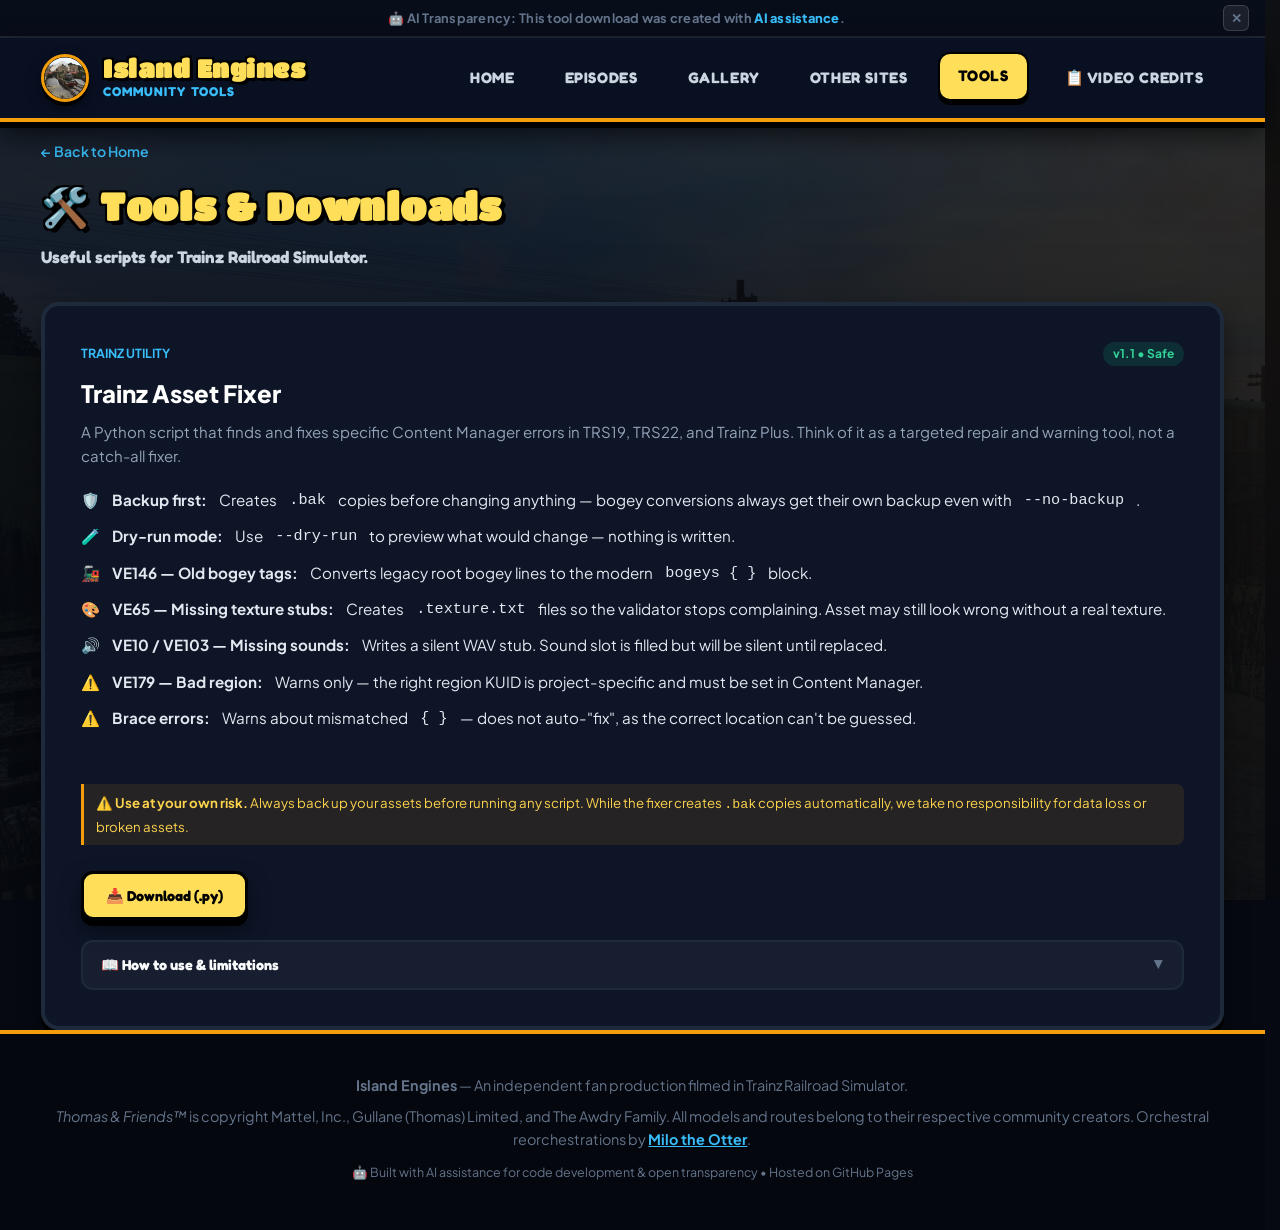
<file: tools.html>
<!DOCTYPE html>
<html lang="en">
<head>
  <meta charset="UTF-8" />
  <meta name="viewport" content="width=device-width, initial-scale=1.0" />
  <title>Tools &amp; Downloads — Island Engines</title>
  <meta name="description" content="Safe, non-destructive tools for Trainz Railroad Simulator, including the Trainz Asset Fixer." />
  <link rel="icon" type="image/png" href="assets/images/favicon.png" />
  <link rel="stylesheet" href="style.css" />
  <link rel="preconnect" href="https://fonts.googleapis.com">
  <link rel="preconnect" href="https://fonts.gstatic.com" crossorigin>
  <script>
    if (localStorage.getItem('island_engines_ai_notice_dismissed') === '1') {
      document.documentElement.classList.add('hide-ai-notice');
    }
  </script>
  <style>
    .docs-accordion { margin-top: 20px; border: 2px solid #1e293b; border-radius: 12px; overflow: hidden; }
    .docs-accordion-header { display: flex; justify-content: space-between; align-items: center; padding: 14px 18px; background: rgba(255,255,255,0.04); cursor: pointer; user-select: none; font-family: var(--font-heading); font-size: 0.9rem; font-weight: 800; color: var(--text-primary); border: none; width: 100%; text-align: left; transition: background 0.2s ease; }
    .docs-accordion-header:hover { background: rgba(255,255,255,0.08); }
    .docs-accordion-arrow { transition: transform 0.25s ease; font-style: normal; font-size: 0.75rem; color: var(--text-muted); }
    .docs-accordion-header[aria-expanded="true"] .docs-accordion-arrow { transform: rotate(180deg); }
    .docs-accordion-body { display: none; padding: 20px 18px; border-top: 2px solid #1e293b; background: rgba(0,0,0,0.2); font-size: 0.88rem; color: var(--text-secondary); line-height: 1.7; }
    .docs-accordion-body.is-open { display: block; }
    .docs-accordion-body h3 { font-family: var(--font-heading); font-size: 0.82rem; font-weight: 800; text-transform: uppercase; letter-spacing: 0.06em; color: var(--color-brass); margin: 16px 0 8px; }
    .docs-accordion-body h3:first-child { margin-top: 0; }
    .docs-accordion-body ul { list-style: none; padding: 0; margin: 0 0 6px 0; }
    .docs-accordion-body ul li { padding: 3px 0 3px 16px; position: relative; }
    .docs-accordion-body ul li::before { content: "→"; position: absolute; left: 0; color: var(--color-brass); font-size: 0.78rem; }
    .docs-accordion-body code { background: rgba(255,255,255,0.08); border-radius: 4px; padding: 1px 6px; font-family: var(--font-code); font-size: 0.82rem; color: var(--color-gold-bright); }
    .docs-warn { background: rgba(245,158,11,0.1); border-left: 3px solid var(--color-brass); border-radius: 0 8px 8px 0; padding: 8px 12px; margin: 10px 0; font-size: 0.83rem; color: #fcd34d; }
  </style>
</head>
<body>

  <div class="ai-notice-bar" id="ai-notice-bar">
    <div class="ai-notice-text">
      🤖 <strong>AI Transparency:</strong> This tool download was created with <span>AI assistance</span>.
    </div>
    <button type="button" class="ai-notice-dismiss" id="ai-notice-dismiss" aria-label="Dismiss AI notice">✕</button>
  </div>

  <header class="site-nav-header">
    <div class="container nav-inner">
      <a href="index.html" class="studio-brand">
        <div class="studio-logo-badge"><img src="assets/images/island-engines-logo.png" alt="Island Engines Logo" /></div>
        <div class="studio-title-box">
          <h1>Island Engines</h1>
          <p>Community Tools</p>
        </div>
      </a>
      <nav class="nav-links-row">
        <a href="index.html" class="nav-item">Home</a>
        <a href="episodes.html" class="nav-item">Episodes</a>
        <a href="gallery.html" class="nav-item">Gallery</a>
        <a href="other-sites.html" class="nav-item">Other Sites</a>
        <a href="tools.html" class="nav-item active">Tools</a>
        <a href="credits/index.html" class="nav-item credits-btn">📋 Video Credits</a>
      </nav>
    </div>
  </header>

  <main class="container">
    <div style="margin-top: 16px; margin-bottom: 32px;">
      <a href="index.html" style="color: var(--color-coastal-blue); text-decoration: none; font-size: 0.88rem; font-weight: 600;">← Back to Home</a>
      <h1 class="section-title" style="font-size: 2.4rem; margin-top: 12px;">🛠️ Tools &amp; Downloads</h1>
      <p class="section-subtitle" style="font-size: 1.05rem;">Useful scripts for Trainz Railroad Simulator.</p>
    </div>

    <div class="tools-grid">
      <div class="tool-box">
        <div style="display: flex; justify-content: space-between; align-items: center; margin-bottom: 8px;">
          <span style="font-size: 0.78rem; font-weight: 700; color: var(--color-coastal-blue); text-transform: uppercase;">Trainz Utility</span>
          <span style="font-size: 0.75rem; background: rgba(16,185,129,0.15); color: #34d399; padding: 2px 10px; border-radius: var(--radius-pill); font-weight: 700;">v1.1 • Safe</span>
        </div>

        <h2 style="font-size: 1.5rem; font-weight: 800; margin-bottom: 8px; color: #fff;">Trainz Asset Fixer</h2>
        <p style="color: var(--text-secondary); font-size: 0.94rem; line-height: 1.6;">
          A Python script that finds and fixes specific Content Manager errors in TRS19, TRS22, and Trainz Plus. Think of it as a targeted repair and warning tool, not a catch-all fixer.
        </p>

        <ul class="tool-feature-check">
          <li>🛡️ <strong>Backup first:</strong> Creates <code>.bak</code> copies before changing anything — bogey conversions always get their own backup even with <code>--no-backup</code>.</li>
          <li>🧪 <strong>Dry-run mode:</strong> Use <code>--dry-run</code> to preview what would change — nothing is written.</li>
          <li>🚂 <strong>VE146 — Old bogey tags:</strong> Converts legacy root bogey lines to the modern <code>bogeys { }</code> block.</li>
          <li>🎨 <strong>VE65 — Missing texture stubs:</strong> Creates <code>.texture.txt</code> files so the validator stops complaining. Asset may still look wrong without a real texture.</li>
          <li>🔊 <strong>VE10 / VE103 — Missing sounds:</strong> Writes a silent WAV stub. Sound slot is filled but will be silent until replaced.</li>
          <li>⚠️ <strong>VE179 — Bad region:</strong> Warns only — the right region KUID is project-specific and must be set in Content Manager.</li>
          <li>⚠️ <strong>Brace errors:</strong> Warns about mismatched <code>{ }</code> — does not auto-"fix", as the correct location can't be guessed.</li>
        </ul>

        <div class="docs-warn" style="margin-top: 16px;">
          ⚠️ <strong>Use at your own risk.</strong> Always back up your assets before running any script. While the fixer creates <code>.bak</code> copies automatically, we take no responsibility for data loss or broken assets.
        </div>

        <div style="margin-top: 12px; padding-top: 4px;">
          <a href="./tools/trainz_universal_fixer.py" download="trainz_universal_fixer.py" class="btn-hero-primary" style="font-size: 0.9rem; padding: 10px 22px;">
            📥 Download (.py)
          </a>
        </div>

        <div class="docs-accordion">
          <button class="docs-accordion-header" aria-expanded="false" id="docs-toggle">
            📖 How to use &amp; limitations
            <span class="docs-accordion-arrow">▼</span>
          </button>
          <div class="docs-accordion-body" id="docs-body">
            <h3>Requirements</h3>
            <ul>
              <li>Python 3.7 or newer — Windows, Linux, or macOS</li>
              <li>No extra libraries needed</li>
            </ul>

            <h3>Usage</h3>
            <ul>
              <li>Auto-detect Trainz folder: <code>python3 trainz_universal_fixer.py</code></li>
              <li>Preview only (safe): <code>python3 trainz_universal_fixer.py --dry-run</code></li>
              <li>Fix one asset: <code>python3 trainz_universal_fixer.py --path "path/to/asset"</code></li>
              <li>Fix whole editing folder: <code>python3 trainz_universal_fixer.py --path "path/to/editing"</code></li>
            </ul>

            <h3>What it does NOT fix</h3>
            <div class="docs-warn">
              VE39 / VE68 (texture sizes), VE13 (category-class), VE48 (trainz-build), VE217 (.m.reflect renaming), and thumbnails are <strong>not handled</strong>. These require manual editing.
            </div>

            <h3>A note on stubs</h3>
            <ul>
              <li>Texture stubs stop the validator error but the asset may still look broken — replace with a real texture when possible.</li>
              <li>Sound stubs are silent — they exist only to suppress VE10/VE103, not to restore missing audio.</li>
            </ul>
          </div>
        </div>
      </div>
    </div>
  </main>

  <footer class="studio-footer">
    <div class="container">
      <p><strong>Island Engines</strong> — An independent fan production filmed in Trainz Railroad Simulator.</p>
      <p><em>Thomas &amp; Friends™</em> is copyright Mattel, Inc., Gullane (Thomas) Limited, and The Awdry Family. All models and routes belong to their respective community creators. Orchestral reorchestrations by <a href="https://www.youtube.com/@OtterBoiMilo" target="_blank" rel="noopener noreferrer">Milo the Otter</a>.</p>
      <p style="margin-top: 12px; font-size: 0.78rem; color: var(--text-muted);">🤖 Built with AI assistance for code development &amp; open transparency • Hosted on GitHub Pages</p>
    </div>
  </footer>

  <script src="main.js"></script>
  <script>
    (function () {
      var btn = document.getElementById('docs-toggle');
      var body = document.getElementById('docs-body');
      if (btn && body) {
        btn.addEventListener('click', function () {
          var open = btn.getAttribute('aria-expanded') === 'true';
          btn.setAttribute('aria-expanded', open ? 'false' : 'true');
          body.classList.toggle('is-open', !open);
        });
      }
    })();
  </script>
</body>
</html>
</file>
<file: style.css>
/* ==========================================================================
   Island Engines — Official Website Stylesheet
   Bold, Authentic, Playful Sodor Community Aesthetic!
   Heavy borders, 3D pop shadows, Flange / Titan typography, and entrance animations.
   ========================================================================== */

@import url('https://fonts.googleapis.com/css2?family=Alfa+Slab+One&family=Bevan:ital@0;1&family=Fredoka:wght@600;700;800&family=Plus+Jakarta+Sans:wght@500;700;800&family=Titan+One&display=swap');

:root {
  /* Playful Nostalgic Sodor Palette */
  --bg-canvas: #060911;
  --bg-surface: #0d1527;
  --bg-surface-elevated: #15223c;
  --bg-card: #101a2f;
  
  --text-primary: #f8fafc;
  --text-secondary: #94a3b8;
  --text-muted: #64748b;
  
  /* Bold Theme Colors */
  --color-gold-bright: #ffde59;
  --color-brass: #f59e0b;
  --color-coastal-blue: #38bdf8;
  --color-sodor-blue: #0284c7;
  --color-signal-red: #ef4444;
  --color-signal-green: #10b981;
  
  /* Chunky Typography */
  --font-display: 'Titan One', 'Alfa Slab One', 'Bevan', 'Cooper Black', fantasy, cursive;
  --font-heading: 'Fredoka', 'Plus Jakarta Sans', sans-serif;
  --font-body: 'Plus Jakarta Sans', -apple-system, BlinkMacSystemFont, "Segoe UI", Roboto, sans-serif;
  --font-code: 'JetBrains Mono', monospace;
  
  /* Chunky Radii */
  --radius-card: 18px;
  --radius-pill: 9999px;
  --radius-btn: 12px;
  
  /* Full Widescreen PC View */
  --max-width: 1760px;
}

* {
  box-sizing: border-box;
  margin: 0;
  padding: 0;
}

/* Prevent content shift when scrollbar appears/disappears between pages */
html {
  scrollbar-gutter: stable;
}

body {
  background-color: var(--bg-canvas);
  background-image: 
    url('assets/images/mainline-connor-express.jpg');
  background-size: cover;
  background-position: center top;
  background-repeat: no-repeat;
  background-attachment: fixed;
  color: var(--text-primary);
  font-family: var(--font-body);
  line-height: 1.6;
  min-height: 100vh;
  display: flex;
  flex-direction: column;
  overflow-x: hidden;
}

/* Dark cinematic overlay on top of the background photo */
body::before {
  content: '';
  position: fixed;
  inset: 0;
  z-index: 0;
  pointer-events: none;
  background:
    radial-gradient(ellipse 90% 60% at 50% -10%, rgba(2, 132, 199, 0.10), transparent 70%),
    radial-gradient(circle at 100% 30%, rgba(245, 158, 11, 0.06), transparent 50%),
    linear-gradient(180deg, rgba(6, 9, 17, 0.86) 0%, rgba(5, 8, 15, 0.94) 60%);
}

/* Ensure all content sits above the overlay */
body > * {
  position: relative;
  z-index: 1;
}

/* ==========================================================================
   AI Transparency Bar (Dismissible with LocalStorage Persistence)
   ========================================================================== */
html.hide-ai-notice .ai-notice-bar {
  display: none !important;
}

.ai-notice-bar {
  background: #080d1a;
  border-bottom: 2px solid rgba(255, 255, 255, 0.1);
  padding: 8px 48px 8px 16px;
  font-size: 0.8rem;
  font-weight: 700;
  color: var(--text-muted);
  text-align: center;
  letter-spacing: 0.02em;
  display: flex;
  align-items: center;
  justify-content: center;
  position: relative;
  transition: opacity 0.25s ease, max-height 0.25s ease, padding 0.25s ease;
}

.ai-notice-bar.is-dismissed {
  display: none !important;
}

.ai-notice-bar span {
  color: var(--color-coastal-blue);
  font-weight: 800;
}

.ai-notice-dismiss {
  position: absolute;
  right: 16px;
  background: rgba(255, 255, 255, 0.08);
  border: 1px solid rgba(255, 255, 255, 0.15);
  color: var(--text-muted);
  cursor: pointer;
  border-radius: 6px;
  width: 26px;
  height: 26px;
  display: flex;
  align-items: center;
  justify-content: center;
  font-size: 0.82rem;
  font-weight: 800;
  line-height: 1;
  transition: all 0.2s ease;
}

.ai-notice-dismiss:hover {
  background: rgba(239, 68, 68, 0.25);
  border-color: #ef4444;
  color: #fff;
  transform: scale(1.08);
}

/* ==========================================================================
   Widescreen Container (PC Widescreen Responsive)
   ========================================================================== */
.container {
  width: 96%;
  max-width: var(--max-width);
  margin: 0 auto;
  padding: 0 16px;
}

/* ==========================================================================
   Unified Top Navbar (Bold, Chunky, Consistent Across All Pages)
   ========================================================================== */
.site-nav-header {
  background: #091022;
  border-bottom: 4px solid var(--color-brass);
  position: sticky;
  top: 0;
  z-index: 200;
  box-shadow: 0 6px 0 #000, 0 12px 28px rgba(0, 0, 0, 0.7);
}

.nav-inner {
  display: flex;
  align-items: center;
  justify-content: space-between;
  height: 80px;
}

.studio-brand {
  display: flex;
  align-items: center;
  gap: 14px;
  text-decoration: none;
  color: inherit;
  transition: transform 0.2s cubic-bezier(0.34, 1.56, 0.64, 1);
}

.studio-brand:hover {
  transform: scale(1.04);
}

.studio-logo-badge {
  width: 48px;
  height: 48px;
  border-radius: 50%;
  border: 3px solid var(--color-brass);
  background: #000;
  display: flex;
  align-items: center;
  justify-content: center;
  overflow: hidden;
  box-shadow: 0 4px 0 #000, 0 6px 14px rgba(0, 0, 0, 0.5);
  flex-shrink: 0;
}

.studio-logo-badge img {
  width: 100%;
  height: 100%;
  object-fit: cover;
  display: block;
}

.studio-title-box h1 {
  font-family: var(--font-display);
  font-size: 1.55rem;
  letter-spacing: 0.02em;
  color: var(--color-gold-bright);
  line-height: 1.1;
  text-shadow: -2px -2px 0 #000, 2px -2px 0 #000, -2px 2px 0 #000, 2px 2px 0 #000, 3px 3px 0 #000;
}

.studio-title-box p {
  font-family: var(--font-heading);
  font-size: 0.8rem;
  font-weight: 800;
  color: var(--color-coastal-blue);
  letter-spacing: 0.08em;
  text-transform: uppercase;
}

.nav-links-row {
  display: flex;
  align-items: center;
  gap: 10px;
  flex-wrap: wrap;
}

.nav-item {
  color: #cbd5e1;
  text-decoration: none;
  font-family: var(--font-heading);
  font-size: 0.95rem;
  font-weight: 800;
  text-transform: uppercase;
  letter-spacing: 0.04em;
  padding: 10px 18px;
  border-radius: var(--radius-btn);
  border: 2px solid transparent;
  transition: all 0.2s cubic-bezier(0.34, 1.56, 0.64, 1);
  display: inline-flex;
  align-items: center;
  gap: 6px;
}

.nav-item:hover {
  color: #fff;
  background: rgba(255, 255, 255, 0.1);
  border-color: rgba(255, 255, 255, 0.25);
  transform: translateY(-2px);
}

/* Active tab style with retro 3D pop */
.nav-item.active {
  background: var(--color-gold-bright);
  color: #000 !important;
  border: 2px solid #000;
  box-shadow: 0 4px 0 #000;
  transform: translateY(-2px);
  font-weight: 900;
}

.nav-item.credits-btn {
  margin-left: 6px;
}

/* ==========================================================================
   Page Entrance Keyframes Animations ("die Seite baut sich so auf")
   ========================================================================== */
@keyframes popInBounce {
  0% {
    opacity: 0;
    transform: scale(0.65) translateY(40px);
  }
  65% {
    opacity: 1;
    transform: scale(1.06) translateY(-8px);
  }
  85% {
    transform: scale(0.97) translateY(3px);
  }
  100% {
    opacity: 1;
    transform: scale(1) translateY(0);
  }
}

@keyframes titleDropIn {
  0% {
    opacity: 0;
    transform: translateY(-30px) scale(0.9);
  }
  70% {
    opacity: 1;
    transform: translateY(4px) scale(1.02);
  }
  100% {
    opacity: 1;
    transform: translateY(0) scale(1);
  }
}

@keyframes slideInUp {
  0% {
    opacity: 0;
    transform: translateY(40px);
  }
  100% {
    opacity: 1;
    transform: translateY(0);
  }
}

@keyframes cardStagger {
  0% {
    opacity: 0;
    transform: translateY(30px) scale(0.96);
  }
  100% {
    opacity: 1;
    transform: translateY(0) scale(1);
  }
}

@keyframes roundelGlowPulse {
  0%, 100% {
    box-shadow: 0 0 0 5px #000, 0 0 25px rgba(255, 222, 89, 0.45), 0 10px 30px rgba(0, 0, 0, 0.7);
  }
  50% {
    box-shadow: 0 0 0 5px #000, 0 0 45px rgba(255, 222, 89, 0.8), 0 14px 40px rgba(0, 0, 0, 0.9);
  }
}

/* ==========================================================================
   Authentic Community Centerpiece Hero (Full First-View Desktop Framing)
   ========================================================================== */
.community-hero {
  position: relative;
  min-height: calc(100vh - 120px);
  min-height: calc(100dvh - 120px);
  background-image: 
    radial-gradient(ellipse at center, rgba(13, 21, 39, 0.45) 0%, rgba(6, 9, 17, 0.92) 100%),
    linear-gradient(180deg, rgba(8, 14, 28, 0.4) 0%, rgba(6, 10, 20, 0.96) 100%),
    url('assets/images/hero-spencer-mainline.jpg');
  background-size: cover;
  background-position: center 32%;
  border: 4px solid var(--color-brass);
  border-radius: var(--radius-card);
  padding: 48px 24px 36px 24px;
  margin-top: 16px;
  margin-bottom: 56px;
  text-align: center;
  box-shadow: 0 10px 0 #000, 0 24px 60px rgba(0, 0, 0, 0.7);
  display: flex;
  flex-direction: column;
  align-items: center;
  justify-content: center;
  animation: popInBounce 0.8s cubic-bezier(0.34, 1.56, 0.64, 1) both;
}

.community-crest-badge {
  position: relative;
  margin-bottom: 18px;
  animation: titleDropIn 0.6s ease both;
}

.crest-inner-ring {
  width: 100px;
  height: 100px;
  border-radius: 50%;
  background: #000;
  border: 5px solid var(--color-gold-bright);
  box-shadow: 0 0 0 4px #000, 0 0 30px rgba(255, 222, 89, 0.5), 0 8px 20px rgba(0, 0, 0, 0.8);
  display: flex;
  align-items: center;
  justify-content: center;
  position: relative;
  overflow: hidden;
  animation: roundelGlowPulse 4s infinite ease-in-out;
}

.crest-loco-img {
  width: 100%;
  height: 100%;
  object-fit: cover;
  display: block;
}

.community-welcome-tag {
  font-family: var(--font-display);
  font-size: 1.35rem;
  letter-spacing: 0.18em;
  text-transform: uppercase;
  color: var(--color-gold-bright);
  text-shadow: -2px -2px 0 #000, 2px -2px 0 #000, -2px 2px 0 #000, 2px 2px 0 #000, 3px 3px 0 #000;
  margin-bottom: 6px;
  animation: titleDropIn 0.7s ease both 0.15s;
}

.community-hero-title {
  font-family: var(--font-display);
  font-size: clamp(2.8rem, 6vw, 4.8rem);
  letter-spacing: 0.02em;
  color: var(--color-gold-bright);
  text-transform: uppercase;
  text-shadow: -3px -3px 0 #000, 3px -3px 0 #000, -3px 3px 0 #000, 3px 3px 0 #000, 6px 6px 0 #000;
  margin-bottom: 12px;
  line-height: 1.05;
  animation: titleDropIn 0.8s ease both 0.25s;
}

.community-hero-title span {
  color: var(--color-coastal-blue);
  text-shadow: -3px -3px 0 #000, 3px -3px 0 #000, -3px 3px 0 #000, 3px 3px 0 #000, 6px 6px 0 #000;
}

.community-hero-sub {
  font-family: var(--font-heading);
  font-size: 1.25rem;
  font-weight: 800;
  color: #fff;
  text-shadow: 2px 2px 0 #000, 0 4px 12px rgba(0, 0, 0, 0.8);
  max-width: 720px;
  margin-bottom: 32px;
  animation: titleDropIn 0.9s ease both 0.35s;
}

.hero-actions {
  display: flex;
  gap: 16px;
  flex-wrap: wrap;
  justify-content: center;
  animation: slideInUp 0.8s ease both 0.45s;
}

.hero-scroll-btn {
  display: inline-flex;
  flex-direction: column;
  align-items: center;
  gap: 6px;
  color: var(--text-muted);
  text-decoration: none;
  font-size: 0.76rem;
  font-weight: 800;
  letter-spacing: 0.14em;
  margin-top: 40px;
  transition: all 0.2s ease;
  opacity: 0.8;
}

.hero-scroll-btn:hover {
  color: var(--color-gold-bright);
  opacity: 1;
  transform: translateY(3px);
}

.hero-scroll-btn svg {
  animation: scrollBounce 2s infinite ease-in-out;
}

@keyframes scrollBounce {
  0%, 20%, 50%, 80%, 100% { transform: translateY(0); }
  40% { transform: translateY(6px); }
  60% { transform: translateY(3px); }
}

/* 3D Chunky Pop Buttons */
.btn-hero-primary {
  background: var(--color-gold-bright);
  color: #000;
  font-family: var(--font-heading);
  font-weight: 800;
  font-size: 1.05rem;
  padding: 13px 26px;
  border-radius: var(--radius-btn);
  border: 3px solid #000;
  text-decoration: none;
  display: inline-flex;
  align-items: center;
  gap: 10px;
  box-shadow: 0 6px 0 #000, 0 10px 20px rgba(0, 0, 0, 0.5);
  transition: all 0.15s cubic-bezier(0.34, 1.56, 0.64, 1);
  cursor: pointer;
}

.btn-hero-primary:hover {
  background: #fde047;
  transform: translateY(-3px);
  box-shadow: 0 9px 0 #000, 0 14px 24px rgba(255, 222, 89, 0.3);
}

.btn-hero-primary:active {
  transform: translateY(4px);
  box-shadow: 0 2px 0 #000;
}

.btn-hero-secondary {
  background: var(--color-sodor-blue);
  color: #fff;
  font-family: var(--font-heading);
  font-weight: 800;
  font-size: 1.05rem;
  padding: 13px 26px;
  border-radius: var(--radius-btn);
  border: 3px solid #000;
  text-decoration: none;
  display: inline-flex;
  align-items: center;
  gap: 10px;
  box-shadow: 0 6px 0 #000, 0 10px 20px rgba(0, 0, 0, 0.5);
  transition: all 0.15s cubic-bezier(0.34, 1.56, 0.64, 1);
  cursor: pointer;
}

.btn-hero-secondary:hover {
  background: #0284c7;
  color: #fff;
  transform: translateY(-3px);
  box-shadow: 0 9px 0 #000, 0 14px 24px rgba(56, 189, 248, 0.3);
}

.btn-hero-secondary:active {
  transform: translateY(4px);
  box-shadow: 0 2px 0 #000;
}

/* ==========================================================================
   Section Headings (Chunky Titan Typography)
   ========================================================================== */
.content-section {
  margin-bottom: 56px;
}

.section-head {
  display: flex;
  justify-content: space-between;
  align-items: flex-end;
  margin-bottom: 22px;
  flex-wrap: wrap;
  gap: 14px;
}

.section-title {
  font-family: var(--font-display);
  font-size: 2.15rem;
  letter-spacing: 0.02em;
  color: var(--color-gold-bright);
  text-shadow: -2px -2px 0 #000, 2px -2px 0 #000, -2px 2px 0 #000, 2px 2px 0 #000, 4px 4px 0 #000;
  margin-bottom: 6px;
}

.section-subtitle {
  font-family: var(--font-heading);
  color: #cbd5e1;
  font-size: 1.05rem;
  font-weight: 700;
}

/* ==========================================================================
   Episode Showcase Card
   ========================================================================== */
.episode-card {
  background: var(--bg-surface);
  border: 4px solid #1e293b;
  border-radius: var(--radius-card);
  padding: 36px;
  box-shadow: 0 8px 0 #000, 0 16px 36px rgba(0, 0, 0, 0.5);
  transition: all 0.25s cubic-bezier(0.34, 1.56, 0.64, 1);
  animation: slideInUp 0.6s ease both 0.2s;
}

.episode-card:hover {
  border-color: var(--color-brass);
  box-shadow: 0 10px 0 #000, 0 20px 40px rgba(0, 0, 0, 0.6);
}

.ep-banner-preview {
  position: relative;
  width: 100%;
  max-height: 480px;
  border-radius: 14px;
  overflow: hidden;
  margin-bottom: 28px;
  border: 3px solid #000;
  box-shadow: 0 8px 0 #000, 0 14px 30px rgba(0, 0, 0, 0.5);
  background: #000;
  cursor: pointer;
}

.ep-banner-img {
  width: 100%;
  height: 100%;
  max-height: 480px;
  object-fit: cover;
  display: block;
  transition: transform 0.4s ease;
}

.ep-banner-preview:hover .ep-banner-img {
  transform: scale(1.03);
}

.ep-banner-overlay {
  position: absolute;
  bottom: 0;
  left: 0;
  right: 0;
  padding: 20px 24px;
  background: linear-gradient(180deg, transparent 0%, rgba(6, 10, 20, 0.95) 100%);
  display: flex;
  justify-content: space-between;
  align-items: center;
  flex-wrap: wrap;
  gap: 10px;
}

.ep-banner-badge {
  background: var(--color-gold-bright);
  color: #000;
  border: 2px solid #000;
  box-shadow: 0 3px 0 #000;
  font-family: var(--font-heading);
  font-size: 0.85rem;
  font-weight: 800;
  padding: 6px 16px;
  border-radius: var(--radius-pill);
}

.ep-banner-hint {
  font-family: var(--font-heading);
  font-size: 0.82rem;
  font-weight: 700;
  color: var(--color-coastal-blue);
  text-shadow: 1px 1px 0 #000;
}

.ep-header-line {
  display: flex;
  justify-content: space-between;
  align-items: center;
  margin-bottom: 10px;
}

.ep-num-tag {
  font-family: var(--font-heading);
  font-size: 0.88rem;
  font-weight: 800;
  text-transform: uppercase;
  color: var(--color-coastal-blue);
  letter-spacing: 0.08em;
}

.ep-status-pill {
  font-family: var(--font-heading);
  font-size: 0.82rem;
  font-weight: 800;
  padding: 5px 14px;
  border-radius: var(--radius-pill);
  background: rgba(245, 158, 11, 0.2);
  color: var(--color-brass);
  border: 2px solid var(--color-brass);
  box-shadow: 0 2px 0 #000;
}

.ep-main-title {
  font-family: var(--font-display);
  font-size: 2.3rem;
  color: var(--color-gold-bright);
  text-shadow: -2px -2px 0 #000, 2px -2px 0 #000, -2px 2px 0 #000, 2px 2px 0 #000, 4px 4px 0 #000;
  margin-bottom: 6px;
}

.ep-route-trail {
  font-family: var(--font-heading);
  color: #94a3b8;
  font-size: 0.95rem;
  font-weight: 700;
  margin-bottom: 18px;
  display: flex;
  align-items: center;
  gap: 8px;
  flex-wrap: wrap;
}

.ep-route-trail span {
  color: #e2e8f0;
}

.ep-story-text {
  font-size: 1.05rem;
  color: #e2e8f0;
  line-height: 1.7;
  margin-bottom: 24px;
}

.ep-cast-row {
  display: flex;
  align-items: center;
  gap: 8px;
  flex-wrap: wrap;
  margin-bottom: 28px;
}

.cast-badge {
  background: #15223c;
  border: 2px solid #273859;
  box-shadow: 0 2px 0 #000;
  color: #f1f5f9;
  font-family: var(--font-heading);
  font-size: 0.88rem;
  font-weight: 800;
  padding: 6px 14px;
  border-radius: var(--radius-pill);
}

/* ==========================================================================
   Production Stills Gallery
   ========================================================================== */
.gallery-section-wrap {
  margin-top: 36px;
  padding-top: 32px;
  border-top: 3px solid rgba(255, 255, 255, 0.1);
}

.gallery-header-row {
  display: flex;
  justify-content: space-between;
  align-items: flex-end;
  margin-bottom: 20px;
  flex-wrap: wrap;
  gap: 10px;
}

.gallery-title {
  font-family: var(--font-display);
  font-size: 1.55rem;
  color: var(--color-gold-bright);
  text-shadow: -1px -1px 0 #000, 1px -1px 0 #000, -1px 1px 0 #000, 1px 1px 0 #000, 3px 3px 0 #000;
}

.gallery-subtitle {
  font-family: var(--font-heading);
  font-size: 0.9rem;
  font-weight: 700;
  color: var(--text-muted);
}

.gallery-grid {
  display: grid;
  grid-template-columns: repeat(auto-fill, minmax(280px, 1fr));
  gap: 20px;
}

.gallery-card {
  background: var(--bg-surface-elevated);
  border: 3px solid #233454;
  border-radius: 14px;
  overflow: hidden;
  cursor: pointer;
  box-shadow: 0 5px 0 #000, 0 10px 20px rgba(0, 0, 0, 0.4);
  transition: all 0.25s cubic-bezier(0.34, 1.56, 0.64, 1);
  display: flex;
  flex-direction: column;
}

.gallery-card:hover {
  transform: translateY(-6px) scale(1.02);
  border-color: var(--color-gold-bright);
  box-shadow: 0 10px 0 #000, 0 16px 30px rgba(255, 222, 89, 0.2);
}

.gallery-img-wrap {
  position: relative;
  width: 100%;
  aspect-ratio: 16 / 9;
  overflow: hidden;
  background: #000;
  border-bottom: 2px solid #000;
}

.gallery-img-wrap img {
  width: 100%;
  height: 100%;
  object-fit: cover;
  display: block;
  transition: transform 0.4s ease;
}

.gallery-card:hover .gallery-img-wrap img {
  transform: scale(1.08);
}

.gallery-zoom-badge {
  position: absolute;
  top: 10px;
  right: 10px;
  background: var(--color-gold-bright);
  border: 2px solid #000;
  box-shadow: 0 2px 0 #000;
  color: #000;
  font-family: var(--font-heading);
  font-size: 0.75rem;
  font-weight: 800;
  padding: 4px 10px;
  border-radius: var(--radius-pill);
  opacity: 0;
  transform: translateY(-6px);
  transition: all 0.2s cubic-bezier(0.34, 1.56, 0.64, 1);
}

.gallery-card:hover .gallery-zoom-badge {
  opacity: 1;
  transform: translateY(0);
}

.gallery-info {
  padding: 14px 16px;
}

.gallery-scene-tag {
  font-family: var(--font-heading);
  font-size: 0.76rem;
  font-weight: 800;
  text-transform: uppercase;
  color: var(--color-coastal-blue);
  letter-spacing: 0.06em;
  margin-bottom: 4px;
}

.gallery-label {
  font-family: var(--font-heading);
  font-size: 0.98rem;
  font-weight: 800;
  color: #f1f5f9;
  line-height: 1.3;
}

/* ==========================================================================
   Quick Navigation Hub Grid (Widescreen 4-Across PC Layout)
   ========================================================================== */
.hub-grid {
  display: grid;
  grid-template-columns: repeat(auto-fit, minmax(280px, 1fr));
  gap: 24px;
  margin-bottom: 48px;
}

.hub-card {
  background: var(--bg-surface);
  border: 4px solid #1e293b;
  border-radius: var(--radius-card);
  padding: 28px;
  text-decoration: none;
  color: inherit;
  display: flex;
  flex-direction: column;
  box-shadow: 0 6px 0 #000, 0 12px 24px rgba(0, 0, 0, 0.4);
  transition: all 0.25s cubic-bezier(0.34, 1.56, 0.64, 1);
}

.hub-card:hover {
  background: var(--bg-surface-elevated);
  border-color: var(--color-gold-bright);
  transform: translateY(-6px) scale(1.02);
  box-shadow: 0 12px 0 #000, 0 20px 36px rgba(255, 222, 89, 0.25);
}

.hub-icon-row {
  display: flex;
  align-items: center;
  justify-content: space-between;
  margin-bottom: 16px;
}

.hub-icon {
  font-size: 2.2rem;
}

.hub-arrow {
  color: var(--color-gold-bright);
  font-size: 1.6rem;
  font-weight: 900;
  transition: transform 0.2s cubic-bezier(0.34, 1.56, 0.64, 1);
}

.hub-card:hover .hub-arrow {
  transform: translateX(6px) scale(1.2);
}

.hub-card-title {
  font-family: var(--font-display);
  font-size: 1.45rem;
  color: var(--color-gold-bright);
  text-shadow: -1px -1px 0 #000, 1px -1px 0 #000, -1px 1px 0 #000, 1px 1px 0 #000, 2px 2px 0 #000;
  margin-bottom: 8px;
}

.hub-card-desc {
  font-size: 0.95rem;
  color: #cbd5e1;
  line-height: 1.6;
}

/* ==========================================================================
   Community Directory Grid (Workshops)
   ========================================================================== */
.directory-search-bar {
  margin-bottom: 30px;
}

.directory-input {
  width: 100%;
  background: var(--bg-surface);
  border: 3px solid #273859;
  color: #fff;
  font-family: var(--font-heading);
  font-weight: 700;
  font-size: 1.05rem;
  padding: 16px 24px;
  border-radius: 14px;
  box-shadow: 0 4px 0 #000, 0 8px 18px rgba(0, 0, 0, 0.4);
  transition: all 0.2s ease;
}

.directory-input:focus {
  outline: none;
  border-color: var(--color-gold-bright);
  box-shadow: 0 6px 0 #000, 0 0 20px rgba(255, 222, 89, 0.3);
}

.directory-grid {
  display: grid;
  grid-template-columns: repeat(auto-fill, minmax(320px, 1fr));
  gap: 24px;
}

.directory-card {
  background: var(--bg-surface);
  border: 3px solid #1e293b;
  border-radius: 16px;
  padding: 24px;
  text-decoration: none;
  color: inherit;
  display: flex;
  flex-direction: column;
  box-shadow: 0 6px 0 #000, 0 10px 20px rgba(0, 0, 0, 0.4);
  transition: all 0.25s cubic-bezier(0.34, 1.56, 0.64, 1);
}

.directory-card:hover {
  background: var(--bg-surface-elevated);
  border-color: var(--color-coastal-blue);
  transform: translateY(-6px) scale(1.02);
  box-shadow: 0 12px 0 #000, 0 18px 30px rgba(56, 189, 248, 0.25);
}

.dir-top-row {
  display: flex;
  align-items: center;
  gap: 14px;
  margin-bottom: 14px;
}

.dir-icon-avatar {
  width: 52px;
  height: 52px;
  background: #15223c;
  border: 2px solid #273859;
  border-radius: 12px;
  box-shadow: 0 3px 0 #000;
  display: flex;
  align-items: center;
  justify-content: center;
  font-size: 1.6rem;
  flex-shrink: 0;
  overflow: hidden;
}

.dir-icon-avatar.has-logo {
  background: #080d19;
  border-color: var(--color-brass);
  padding: 4px;
}

.dir-site-logo-img {
  width: 100%;
  height: 100%;
  object-fit: contain;
  display: block;
}

.dir-title {
  font-family: var(--font-heading);
  font-size: 1.15rem;
  font-weight: 800;
  color: #fff;
  line-height: 1.25;
}

.dir-tag {
  font-family: var(--font-heading);
  font-size: 0.75rem;
  font-weight: 800;
  color: var(--color-brass);
  text-transform: uppercase;
  letter-spacing: 0.05em;
  margin-top: 2px;
}

.dir-desc {
  font-size: 0.92rem;
  color: #cbd5e1;
  line-height: 1.55;
  margin-bottom: 18px;
  flex: 1;
}

.dir-footer-action {
  font-family: var(--font-heading);
  font-size: 0.88rem;
  font-weight: 800;
  color: var(--color-coastal-blue);
  display: flex;
  align-items: center;
  gap: 6px;
  margin-top: auto;
}

/* ==========================================================================
   Tools & Downloads Grid
   ========================================================================== */
.tools-grid {
  display: grid;
  grid-template-columns: repeat(auto-fit, minmax(360px, 1fr));
  gap: 28px;
}

.tool-box {
  background: var(--bg-surface);
  border: 4px solid #1e293b;
  border-radius: var(--radius-card);
  padding: 36px;
  display: flex;
  flex-direction: column;
  box-shadow: 0 6px 0 #000, 0 12px 24px rgba(0, 0, 0, 0.4);
  transition: all 0.25s cubic-bezier(0.34, 1.56, 0.64, 1);
}

.tool-box:hover {
  border-color: var(--color-brass);
  transform: translateY(-6px);
  box-shadow: 0 12px 0 #000, 0 18px 30px rgba(245, 158, 11, 0.2);
}

.tool-feature-check {
  list-style: none;
  margin: 20px 0 26px 0;
  font-size: 0.95rem;
  color: #e2e8f0;
}

.tool-feature-check li {
  margin-bottom: 12px;
  display: flex;
  align-items: flex-start;
  gap: 12px;
}

/* ==========================================================================
   Socials Section
   ========================================================================== */
.socials-section {
  background: var(--bg-surface);
  border: 4px solid #1e293b;
  border-radius: var(--radius-card);
  padding: 40px 32px;
  text-align: center;
  margin-bottom: 48px;
  box-shadow: 0 6px 0 #000, 0 12px 24px rgba(0, 0, 0, 0.4);
}

.socials-title {
  font-family: var(--font-display);
  font-size: 2rem;
  color: var(--color-gold-bright);
  text-shadow: -2px -2px 0 #000, 2px -2px 0 #000, -2px 2px 0 #000, 2px 2px 0 #000, 3px 3px 0 #000;
  margin-bottom: 8px;
}

.socials-row {
  display: flex;
  justify-content: center;
  gap: 18px;
  flex-wrap: wrap;
  margin-top: 24px;
}

.social-btn {
  display: inline-flex;
  align-items: center;
  gap: 10px;
  padding: 14px 28px;
  border-radius: var(--radius-pill);
  font-family: var(--font-heading);
  font-weight: 800;
  text-decoration: none;
  font-size: 1.05rem;
  border: 3px solid #000;
  box-shadow: 0 5px 0 #000, 0 8px 16px rgba(0, 0, 0, 0.4);
  transition: all 0.15s cubic-bezier(0.34, 1.56, 0.64, 1);
}

.social-youtube {
  background: #ff0000;
  color: #fff;
}

.social-youtube:hover {
  background: #e60000;
  transform: translateY(-3px);
  box-shadow: 0 8px 0 #000, 0 12px 20px rgba(255, 0, 0, 0.4);
}

.social-youtube:active {
  transform: translateY(3px);
  box-shadow: 0 2px 0 #000;
}

/* ==========================================================================
   Lightbox Modal
   ========================================================================== */
.lightbox-backdrop {
  position: fixed;
  inset: 0;
  background: rgba(3, 6, 12, 0.94);
  backdrop-filter: blur(16px);
  z-index: 1000;
  display: none;
  align-items: center;
  justify-content: center;
  padding: 24px;
  opacity: 0;
  transition: opacity 0.25s ease;
}

.lightbox-backdrop.open {
  display: flex;
  opacity: 1;
}

.lightbox-dialog {
  position: relative;
  max-width: 1400px;
  width: 100%;
  max-height: 94vh;
  display: flex;
  flex-direction: column;
  background: var(--bg-surface);
  border: 4px solid var(--color-gold-bright);
  border-radius: var(--radius-card);
  overflow: hidden;
  box-shadow: 0 10px 0 #000, 0 24px 60px rgba(0, 0, 0, 0.8);
  animation: popInBounce 0.4s cubic-bezier(0.34, 1.56, 0.64, 1) both;
}

.lightbox-close {
  position: absolute;
  top: 14px;
  right: 14px;
  width: 44px;
  height: 44px;
  border-radius: 50%;
  background: #ef4444;
  border: 3px solid #000;
  box-shadow: 0 3px 0 #000;
  color: #fff;
  font-size: 1.3rem;
  font-weight: 900;
  display: flex;
  align-items: center;
  justify-content: center;
  cursor: pointer;
  z-index: 10;
  transition: all 0.2s cubic-bezier(0.34, 1.56, 0.64, 1);
}

.lightbox-close:hover {
  background: #dc2626;
  transform: rotate(90deg) scale(1.1);
}

.lightbox-nav-btn {
  position: absolute;
  top: 50%;
  transform: translateY(-50%);
  width: 54px;
  height: 54px;
  border-radius: 50%;
  background: var(--bg-surface-elevated);
  border: 3px solid var(--color-gold-bright);
  box-shadow: 0 4px 0 #000, 0 6px 16px rgba(0, 0, 0, 0.6);
  color: var(--color-gold-bright);
  font-family: var(--font-heading);
  font-size: 2.2rem;
  font-weight: 900;
  display: flex;
  align-items: center;
  justify-content: center;
  cursor: pointer;
  z-index: 10;
  transition: all 0.2s cubic-bezier(0.34, 1.56, 0.64, 1);
  user-select: none;
  line-height: 1;
  padding-bottom: 5px;
}

.lightbox-prev {
  left: 18px;
}

.lightbox-next {
  right: 18px;
}

.lightbox-nav-btn:hover {
  background: var(--color-gold-bright);
  color: #000;
  border-color: #000;
  transform: translateY(-50%) scale(1.12);
  box-shadow: 0 6px 0 #000, 0 10px 24px rgba(255, 222, 89, 0.35);
}

.lightbox-nav-btn:active {
  transform: translateY(-50%) scale(0.96);
  box-shadow: 0 2px 0 #000;
}

@media (max-width: 768px) {
  .lightbox-nav-btn {
    width: 44px;
    height: 44px;
    font-size: 1.7rem;
    padding-bottom: 3px;
  }
  .lightbox-prev { left: 8px; }
  .lightbox-next { right: 8px; }
}

.lightbox-media-box {
  width: 100%;
  max-height: calc(94vh - 80px);
  background: #000;
  display: flex;
  align-items: center;
  justify-content: center;
  overflow: hidden;
}

.lightbox-media-box img {
  width: 100%;
  height: auto;
  max-height: calc(94vh - 80px);
  object-fit: contain;
  display: block;
}

.lightbox-caption-text {
  padding: 16px 24px;
  font-family: var(--font-heading);
  font-size: 1.05rem;
  font-weight: 700;
  color: #f1f5f9;
  background: var(--bg-surface);
  border-top: 3px solid #000;
  line-height: 1.5;
}

.lightbox-caption-text:empty {
  display: none;
  padding: 0;
  border-top: none;
}

/* ==========================================================================
   Footer
   ========================================================================== */
.studio-footer {
  background: #04070e;
  border-top: 4px solid var(--color-brass);
  padding: 40px 0;
  font-size: 0.9rem;
  color: var(--text-muted);
  text-align: center;
  margin-top: auto;
}

.studio-footer p {
  margin-bottom: 8px;
}

.studio-footer a {
  color: var(--color-coastal-blue);
  text-decoration: underline;
  font-weight: 700;
}

/* Wide container variant for spacious full-width showcases */
.container-wide {
  width: 98.5%;
  max-width: 1880px;
  margin: 0 auto;
  padding: 0 8px;
}

/* ==========================================================================
   Workshop Map Hero — Playful Showcase Layout (Other Sites Page)
   ========================================================================== */
.workshop-map-hero {
  position: relative;
  min-height: calc(100vh - 138px);
  min-height: calc(100dvh - 138px);
  background:
    radial-gradient(ellipse 85% 75% at 50% 50%, rgba(13, 21, 39, 0.60) 0%, rgba(6, 9, 17, 0.96) 100%),
    url('assets/images/connor-trackside-view.jpg');
  background-size: cover;
  background-position: center;
  border: 4px solid var(--color-brass);
  border-radius: var(--radius-card);
  margin-top: 18px;
  margin-bottom: 22px;
  padding: 28px 24px 32px 24px;
  overflow: hidden;
  box-shadow: 0 8px 0 #000, 0 20px 48px rgba(0, 0, 0, 0.7);
  display: flex;
  flex-direction: column;
  justify-content: space-between;
  align-items: center;
}

.map-hero-header {
  display: flex;
  flex-direction: column;
  align-items: center;
  text-align: center;
  margin-bottom: 8px;
}

.map-hero-title {
  font-family: var(--font-display);
  font-size: clamp(1.8rem, 3vw, 2.8rem);
  color: var(--color-gold-bright);
  text-transform: uppercase;
  text-shadow: -2px -2px 0 #000, 2px -2px 0 #000, -2px 2px 0 #000, 2px 2px 0 #000, 4px 4px 0 #000;
  text-align: center;
  margin-bottom: 4px;
  animation: titleDropIn 0.8s ease both 0.1s;
}

.map-hero-subtitle {
  font-family: var(--font-heading);
  font-size: 0.92rem;
  font-weight: 800;
  color: #cbd5e1;
  text-shadow: 1px 1px 0 #000, 0 3px 8px rgba(0, 0, 0, 0.8);
  text-align: center;
  max-width: 620px;
  margin-bottom: 0;
  animation: titleDropIn 0.9s ease both 0.25s;
}

/* Staggered organic scatter layout — 5 on Row 1, 6 on Row 2, 5 on Row 3 */
.map-logo-scatter {
  display: flex;
  flex-wrap: wrap;
  justify-content: space-around;
  align-content: space-around;
  flex: 1;
  width: 100%;
  max-width: 1800px;
  padding: 8px 12px;
  animation: slideInUp 0.8s ease both 0.35s;
}

.map-logo-item {
  position: relative;
  display: flex;
  flex-direction: column;
  align-items: center;
  text-decoration: none;
  padding: 4px 6px;
  transition: all 0.28s ease;
  animation: popInBounce 0.6s cubic-bezier(0.34, 1.56, 0.64, 1) both;
}

/* Row 1: 5 workshops spaced wide */
.map-logo-item:nth-child(1),
.map-logo-item:nth-child(2),
.map-logo-item:nth-child(3),
.map-logo-item:nth-child(4),
.map-logo-item:nth-child(5) {
  width: calc(20% - 24px);
}

/* Row 2: 6 workshops nested between Row 1 positions */
.map-logo-item:nth-child(6),
.map-logo-item:nth-child(7),
.map-logo-item:nth-child(8),
.map-logo-item:nth-child(9),
.map-logo-item:nth-child(10),
.map-logo-item:nth-child(11) {
  width: calc(16.666% - 20px);
}

/* Row 3: 5 workshops spaced wide */
.map-logo-item:nth-child(12),
.map-logo-item:nth-child(13),
.map-logo-item:nth-child(14),
.map-logo-item:nth-child(15),
.map-logo-item:nth-child(16) {
  width: calc(20% - 24px);
}

/* Organic vertical offsets: playful scatter without collisions */
.map-logo-item:nth-child(1)  { margin-top: 14px; animation-delay: 0.12s; }
.map-logo-item:nth-child(2)  { margin-top: -12px; animation-delay: 0.18s; }
.map-logo-item:nth-child(3)  { margin-top: 18px; animation-delay: 0.24s; }
.map-logo-item:nth-child(4)  { margin-top: -10px; animation-delay: 0.30s; }
.map-logo-item:nth-child(5)  { margin-top: 12px; animation-delay: 0.36s; }

.map-logo-item:nth-child(6)  { margin-top: -14px; animation-delay: 0.42s; }
.map-logo-item:nth-child(7)  { margin-top: 16px; animation-delay: 0.48s; }
.map-logo-item:nth-child(8)  { margin-top: -12px; animation-delay: 0.54s; }
.map-logo-item:nth-child(9)  { margin-top: 14px; animation-delay: 0.60s; }
.map-logo-item:nth-child(10) { margin-top: -16px; animation-delay: 0.65s; }
.map-logo-item:nth-child(11) { margin-top: 10px; animation-delay: 0.70s; }

.map-logo-item:nth-child(12) { margin-top: -10px; animation-delay: 0.75s; }
.map-logo-item:nth-child(13) { margin-top: 16px; animation-delay: 0.80s; }
.map-logo-item:nth-child(14) { margin-top: -12px; animation-delay: 0.85s; }
.map-logo-item:nth-child(15) { margin-top: 14px; animation-delay: 0.90s; }
.map-logo-item:nth-child(16) { margin-top: -8px; animation-delay: 0.95s; }

.map-logo-item:hover {
  transform: scale(1.2) translateY(-6px) !important;
  z-index: 20;
}

/* Free-floating transparent badges without harsh yellow circles */
.map-logo-badge {
  width: 100%;
  height: 90px;
  display: flex;
  align-items: center;
  justify-content: center;
  padding: 4px;
  transition: all 0.28s ease;
}

/* Featured logos slightly larger */
.map-logo-item.featured .map-logo-badge {
  height: 106px;
}

.map-logo-badge img {
  max-width: 100%;
  max-height: 100%;
  object-fit: contain;
  display: block;
  filter: drop-shadow(0 5px 12px rgba(0, 0, 0, 0.85));
  transition: filter 0.28s ease;
}

.map-logo-item:hover .map-logo-badge img {
  filter: drop-shadow(0 0 16px rgba(255, 222, 89, 0.9)) drop-shadow(0 8px 20px rgba(0, 0, 0, 0.95));
}

.map-logo-name {
  font-family: var(--font-heading);
  font-size: 0.76rem;
  font-weight: 800;
  color: #fff;
  text-shadow: 1px 1px 0 #000, 0 3px 8px rgba(0, 0, 0, 0.9);
  text-align: center;
  margin-top: 6px;
  max-width: 130px;
  line-height: 1.2;
  transition: color 0.2s ease;
}

.map-logo-item:hover .map-logo-name {
  color: var(--color-gold-bright);
}

/* ==========================================================================
   F11 Fullscreen & Tall Display Dynamic Scaling (height >= 920px)
   ========================================================================== */
@media (min-height: 920px) {
  /* Global: nav and spacing breathe more on tall displays */
  .nav-inner {
    height: 92px;
  }
  .studio-title-box h1 {
    font-size: 1.75rem;
  }
  .studio-logo-badge {
    width: 54px;
    height: 54px;
    font-size: 1.8rem;
  }
  .container {
    padding: 0 24px;
  }
  .section-title {
    font-size: clamp(2rem, 3.5vw, 3rem);
  }
  .section-subtitle {
    font-size: 1.1rem;
  }

  .workshop-map-hero {
    min-height: calc(100vh - 145px);
    margin-top: 22px;
    margin-bottom: 24px;
    padding: 44px 36px 52px 36px;
  }
  .map-hero-title {
    font-size: clamp(2.6rem, 4vw, 3.6rem);
    margin-bottom: 6px;
  }
  .map-hero-subtitle {
    font-size: 1.15rem;
    margin-bottom: 32px;
  }
  .map-logo-scatter {
    gap: 36px 18px;
  }
  .map-logo-badge {
    height: 118px;
  }
  .map-logo-item.featured .map-logo-badge {
    height: 138px;
  }
  .map-logo-name {
    font-size: 0.84rem;
    margin-top: 8px;
    max-width: 140px;
  }
}

@media (max-width: 1200px) {
  .map-logo-scatter {
    grid-template-columns: repeat(4, 1fr);
    gap: 20px 16px;
  }
}

@media (max-width: 640px) {
  .map-logo-scatter {
    grid-template-columns: repeat(2, 1fr);
    gap: 16px 12px;
  }
}

/* Divider between map hero and directory */
.map-to-grid-divider {
  text-align: center;
  margin: 0 0 32px 0;
  padding: 16px 0;
}

.map-to-grid-divider span {
  font-family: var(--font-heading);
  font-size: 0.9rem;
  font-weight: 800;
  color: var(--text-muted);
  text-transform: uppercase;
  letter-spacing: 0.12em;
  padding: 0 20px;
  position: relative;
}

.map-to-grid-divider span::before,
.map-to-grid-divider span::after {
  content: '';
  position: absolute;
  top: 50%;
  width: 60px;
  height: 3px;
  background: var(--color-brass);
  border-radius: 2px;
}

.map-to-grid-divider span::before { right: 100%; }
.map-to-grid-divider span::after { left: 100%; }

/* ==========================================================================
   Responsive Rules
   ========================================================================== */
@media (max-width: 992px) {
  .nav-inner {
    height: auto;
    padding: 16px 0;
    flex-direction: column;
    gap: 16px;
  }
  .community-hero {
    padding: 40px 20px;
  }
  .community-hero-title {
    font-size: 2.8rem;
  }
  .workshop-map-hero {
    min-height: auto;
    padding: 36px 20px;
  }
  .map-logo-badge {
    width: 90px;
    height: 90px;
  }
  .map-logo-item.featured .map-logo-badge {
    width: 110px;
    height: 110px;
  }
}

@media (max-width: 768px) {
  .nav-links-row {
    justify-content: center;
  }
  .nav-item {
    font-size: 0.85rem;
    padding: 8px 12px;
  }
  .gallery-grid {
    grid-template-columns: repeat(auto-fill, minmax(200px, 1fr));
    gap: 14px;
  }
  .lightbox-backdrop {
    padding: 10px;
  }
  .map-logo-scatter {
    gap: 14px;
  }
  .map-logo-badge {
    width: 72px;
    height: 72px;
    padding: 5px;
  }
  .map-logo-item.featured .map-logo-badge {
    width: 90px;
    height: 90px;
  }
  .map-logo-name {
    font-size: 0.68rem;
    max-width: 80px;
  }
  /* Remove tilts on mobile — keep clean */
  .map-logo-item:nth-child(odd),
  .map-logo-item:nth-child(even),
  .map-logo-item:nth-child(3n),
  .map-logo-item:nth-child(4n+1) {
    transform: none;
  }
}
</file>
<file: credits/style.css>
/* ==============================================================================
   Island Engines — Video Credits & Assets List
   Harmonized with the official Bold Sodor Aesthetic!
   Heavy borders, dark navy canvas, Titan / Fredoka typography, and gold brass accents.
   ============================================================================== */

/* Section Title with Sodor Display Font */
.section-title {
  font-family: var(--font-display) !important;
  color: var(--color-gold-bright);
  text-shadow: -2px -2px 0 #000, 2px -2px 0 #000, -2px 2px 0 #000, 2px 2px 0 #000, 3px 3px 0 #000;
  letter-spacing: 0.02em;
}

.section-subtitle {
  font-family: var(--font-heading);
  font-size: 1.05rem;
  color: var(--text-muted);
}

.stat-pill {
  background: var(--bg-card);
  border: 2px solid #1e293b;
  padding: 0.45rem 0.95rem;
  border-radius: 9999px;
  font-size: 0.85rem;
  font-family: var(--font-heading);
  font-weight: 700;
  color: var(--text-muted);
  box-shadow: 0 3px 0 #000;
}

.stat-pill strong {
  color: var(--color-gold-bright);
  font-weight: 800;
}

/* ==============================================================================
   Notice Box
   ============================================================================== */
.main-content {
  padding: 1.5rem 0;
}

.notice-box {
  background: var(--bg-card);
  border: 2px solid #1e293b;
  border-left: 6px solid var(--color-brass);
  border-radius: var(--radius-card);
  box-shadow: 0 4px 0 #000, 0 10px 24px rgba(0, 0, 0, 0.5);
  padding: 1.5rem 1.75rem;
  margin-bottom: 2rem;
}

.notice-header {
  display: flex;
  align-items: center;
  gap: 0.5rem;
  margin-bottom: 0.6rem;
  font-size: 1rem;
  color: var(--color-brass);
}

.notice-box p {
  color: #cbd5e1;
  font-size: 0.92rem;
  margin-bottom: 0.75rem;
}

.notice-list {
  list-style: none;
  display: flex;
  flex-direction: column;
  gap: 0.4rem;
}

.notice-list li {
  font-size: 0.88rem;
  color: var(--text-muted);
  position: relative;
  padding-left: 1.25rem;
}

.notice-list li::before {
  content: "•";
  position: absolute;
  left: 0.35rem;
  color: var(--color-brass);
  font-weight: bold;
}

.notice-list strong {
  color: #f1f5f9;
}

/* ==============================================================================
   Controls & Filters
   ============================================================================== */
.controls-area {
  display: flex;
  flex-direction: column;
  gap: 1rem;
  margin-bottom: 1.75rem;
}

.search-row {
  display: flex;
  align-items: center;
  justify-content: space-between;
  gap: 1rem;
  flex-wrap: wrap;
}

.search-bar {
  position: relative;
  flex: 1;
  min-width: 280px;
}

.search-icon {
  position: absolute;
  left: 0.9rem;
  top: 50%;
  transform: translateY(-50%);
  color: var(--text-muted);
  font-size: 0.95rem;
  pointer-events: none;
}

#search-input {
  width: 100%;
  padding: 0.85rem 2.5rem 0.85rem 2.6rem;
  background: #091022;
  border: 2px solid #1e293b;
  border-radius: 12px;
  color: #ffffff;
  font-size: 0.95rem;
  font-family: var(--font-heading);
  font-weight: 600;
  box-shadow: 0 3px 0 #000;
  transition: all 0.2s ease;
}

#search-input:focus {
  outline: none;
  border-color: var(--color-brass);
  background: #0d1527;
  box-shadow: 0 4px 0 #000, 0 0 15px rgba(245, 158, 11, 0.3);
}

.clear-btn {
  position: absolute;
  right: 0.85rem;
  top: 50%;
  transform: translateY(-50%);
  background: rgba(255, 255, 255, 0.1);
  border: none;
  border-radius: 50%;
  width: 24px;
  height: 24px;
  display: flex;
  align-items: center;
  justify-content: center;
  color: #ffffff;
  font-size: 0.85rem;
  font-weight: bold;
  cursor: pointer;
  display: none;
}

.clear-btn:hover {
  background: rgba(239, 68, 68, 0.8);
}

.controls-right-actions {
  display: flex;
  align-items: center;
  gap: 0.6rem;
  flex-wrap: wrap;
}

.count-indicator {
  font-size: 0.84rem;
  font-family: var(--font-heading);
  font-weight: 700;
  color: var(--text-muted);
  background: #091022;
  border: 2px solid #1e293b;
  padding: 0.45rem 0.95rem;
  border-radius: 9999px;
  box-shadow: 0 3px 0 #000;
  white-space: nowrap;
}

.btn-copy-kuids {
  background: linear-gradient(180deg, #ffde59 0%, #f59e0b 100%);
  border: 2px solid #000;
  color: #000;
  padding: 0.45rem 1rem;
  border-radius: 10px;
  font-size: 0.84rem;
  font-family: var(--font-heading);
  font-weight: 800;
  cursor: pointer;
  box-shadow: 0 3px 0 #000;
  transition: all 0.15s ease;
  display: inline-flex;
  align-items: center;
  gap: 0.4rem;
  white-space: nowrap;
}

.btn-copy-kuids:hover {
  background: #ffde59;
  transform: translateY(-2px);
  box-shadow: 0 5px 0 #000;
}

.btn-copy-kuids:active {
  transform: translateY(1px);
  box-shadow: 0 1px 0 #000;
}

.tab-filters {
  display: flex;
  flex-wrap: wrap;
  gap: 0.5rem;
}

.tab-btn {
  background: #0d1527;
  border: 2px solid #1f2e4d;
  color: var(--text-muted);
  padding: 0.48rem 1.1rem;
  border-radius: 9999px;
  font-size: 0.84rem;
  font-family: var(--font-heading);
  font-weight: 700;
  cursor: pointer;
  box-shadow: 0 3px 0 #000;
  transition: all 0.2s cubic-bezier(0.34, 1.56, 0.64, 1);
}

.tab-btn:hover {
  border-color: var(--color-brass);
  color: #ffffff;
  transform: translateY(-2px);
}

.tab-btn.active {
  background: linear-gradient(180deg, #ffde59 0%, #f59e0b 100%);
  border-color: #000;
  color: #000;
  font-weight: 800;
  box-shadow: 0 3px 0 #000;
  transform: translateY(-2px);
}

.active-author-filter {
  background: rgba(2, 132, 199, 0.15);
  border: 2px solid var(--color-sodor-blue);
  padding: 0.5rem 1rem;
  border-radius: 12px;
  font-size: 0.88rem;
  font-family: var(--font-heading);
  font-weight: 700;
  display: flex;
  justify-content: space-between;
  align-items: center;
  box-shadow: 0 3px 0 #000;
}

.btn-link {
  background: none;
  border: none;
  color: var(--color-brass);
  font-weight: 800;
  cursor: pointer;
  text-decoration: underline;
  font-size: 0.88rem;
  font-family: var(--font-heading);
}

/* ==============================================================================
   Catalog Grid & Bold Item Cards
   ============================================================================== */
.catalog-grid {
  display: grid;
  grid-template-columns: repeat(auto-fill, minmax(350px, 1fr));
  gap: 1.1rem;
  content-visibility: auto;
}

.item-card {
  background: #0d1527;
  border: 2px solid #1f2e4d;
  border-radius: var(--radius-card);
  box-shadow: 0 4px 0 #000, 0 8px 18px rgba(0, 0, 0, 0.4);
  padding: 1.1rem 1.25rem;
  display: flex;
  flex-direction: column;
  justify-content: space-between;
  gap: 0.75rem;
  transition: transform 0.2s cubic-bezier(0.34, 1.56, 0.64, 1), border-color 0.2s ease, box-shadow 0.2s ease;
  contain-intrinsic-size: 0 130px;
}

.item-card:hover {
  transform: translateY(-4px);
  border-color: var(--color-brass);
  box-shadow: 0 6px 0 #000, 0 14px 28px rgba(0, 0, 0, 0.6);
}

.item-header {
  display: flex;
  justify-content: space-between;
  align-items: flex-start;
  gap: 0.5rem;
}

.item-title {
  font-family: var(--font-heading);
  font-size: 1.05rem;
  font-weight: 700;
  color: #ffffff;
  line-height: 1.35;
  word-break: break-word;
}

.badge-tag {
  font-family: var(--font-heading);
  font-size: 0.72rem;
  font-weight: 800;
  text-transform: uppercase;
  letter-spacing: 0.04em;
  padding: 0.2rem 0.6rem;
  border-radius: 9999px;
  box-shadow: 0 2px 0 #000;
  white-space: nowrap;
}

.badge-music { background: #2e1065; color: #d8b4fe; border: 1px solid #581c87; }
.badge-routes { background: #1e1b4b; color: #a5b4fc; border: 1px solid #4338ca; }
.badge-rolling_stock { background: #082f49; color: #7dd3fc; border: 1px solid #0369a1; }
.badge-buildings { background: #451a03; color: #fde047; border: 1px solid #854d0e; }
.badge-infrastructure { background: #064e3b; color: #6ee7b7; border: 1px solid #047857; }
.badge-characters { background: #431407; color: #fdba74; border: 1px solid #9a3412; }
.badge-scenery { background: #1e293b; color: #cbd5e1; border: 1px solid #334155; }

.item-author {
  font-size: 0.84rem;
  color: var(--text-muted);
}

.author-btn {
  color: var(--color-brass);
  font-weight: 600;
  cursor: pointer;
  background: none;
  border: none;
  padding: 0;
  font-family: inherit;
  font-size: inherit;
}

.author-btn:hover {
  text-decoration: underline;
}

.milo-badge {
  color: #38bdf8;
  font-weight: 600;
}

.item-footer {
  display: flex;
  justify-content: space-between;
  align-items: center;
  border-top: 1px solid rgba(255, 255, 255, 0.05);
  padding-top: 0.5rem;
  font-size: 0.78rem;
}

.kuid-code {
  font-family: var(--font-code);
  font-size: 0.74rem;
  background: #0d1219;
  color: #94a3b8;
  padding: 0.15rem 0.45rem;
  border-radius: 8px;
  border: 1px solid #1e293b;
  cursor: pointer;
  display: inline-flex;
  align-items: center;
  gap: 0.35rem;
}

.kuid-code:hover {
  color: #ffffff;
  border-color: var(--color-sodor-blue);
}

.item-source {
  color: var(--text-muted);
  font-size: 0.75rem;
  white-space: nowrap;
  overflow: hidden;
  text-overflow: ellipsis;
  max-width: 170px;
}

/* ==============================================================================
   Creators Section
   ============================================================================== */
.creators-section {
  margin-top: 3.5rem;
  border-top: 1px solid #1e293b;
  padding-top: 2rem;
}

.section-desc {
  font-size: 0.85rem;
  color: var(--text-muted);
  margin-bottom: 1.25rem;
}

.creators-cloud {
  display: flex;
  flex-wrap: wrap;
  gap: 0.6rem;
}

.creator-tag {
  background: #0d1527;
  border: 2px solid #1f2e4d;
  padding: 0.4rem 0.85rem;
  border-radius: 9999px;
  font-size: 0.84rem;
  font-family: var(--font-heading);
  font-weight: 700;
  color: #cbd5e1;
  cursor: pointer;
  display: inline-flex;
  align-items: center;
  gap: 0.45rem;
  box-shadow: 0 3px 0 #000;
  transition: all 0.15s ease;
}

.creator-tag:hover {
  border-color: var(--color-brass);
  color: #ffffff;
  transform: translateY(-2px);
  box-shadow: 0 5px 0 #000;
}

.creator-count {
  font-size: 0.74rem;
  color: var(--color-gold-bright);
  font-weight: 800;
  background: rgba(245, 158, 11, 0.15);
  padding: 1px 6px;
  border-radius: 9999px;
}

/* ==============================================================================
   Empty State & Buttons
   ============================================================================== */
.empty-state {
  text-align: center;
  padding: 3rem 1rem;
  background: var(--bg-card);
  border: 1px dashed #1e293b;
  border-radius: var(--radius-card);
}

.empty-state p {
  color: var(--text-muted);
  margin-bottom: 1rem;
}

.btn-simple {
  background: var(--color-sodor-blue);
  color: #ffffff;
  border: none;
  padding: 0.5rem 1rem;
  border-radius: 8px;
  font-weight: 600;
  font-size: 0.85rem;
  cursor: pointer;
}

.btn-simple:hover {
  background: var(--color-sodor-blue);
}

/* ==============================================================================
   Footer
   ============================================================================== */
.footer {
  border-top: 1px solid #1e293b;
  padding: 2rem 0;
  margin-top: 4rem;
  background: var(--bg-surface);
  text-align: center;
}

.footer-container {
  display: flex;
  flex-direction: column;
  gap: 0.4rem;
}

.footer-container p {
  font-size: 0.82rem;
  color: var(--text-muted);
}

.footer-small {
  font-size: 0.75rem;
  color: var(--text-muted);
}

/* ==============================================================================
   Toast Notification
   ============================================================================== */
.toast {
  position: fixed;
  bottom: 20px;
  right: 20px;
  background: #0284c7;
  color: #ffffff;
  padding: 0.5rem 1rem;
  border-radius: 8px;
  font-size: 0.85rem;
  font-weight: 600;
  box-shadow: 0 4px 12px rgba(0, 0, 0, 0.4);
  opacity: 0;
  pointer-events: none;
  transform: translateY(10px);
  transition: all 0.15s ease;
  z-index: 1000;
}

.toast.show {
  opacity: 1;
  pointer-events: auto;
  transform: translateY(0);
}

@media (max-width: 640px) {
  .catalog-grid {
    grid-template-columns: 1fr;
  }
}
</file>
